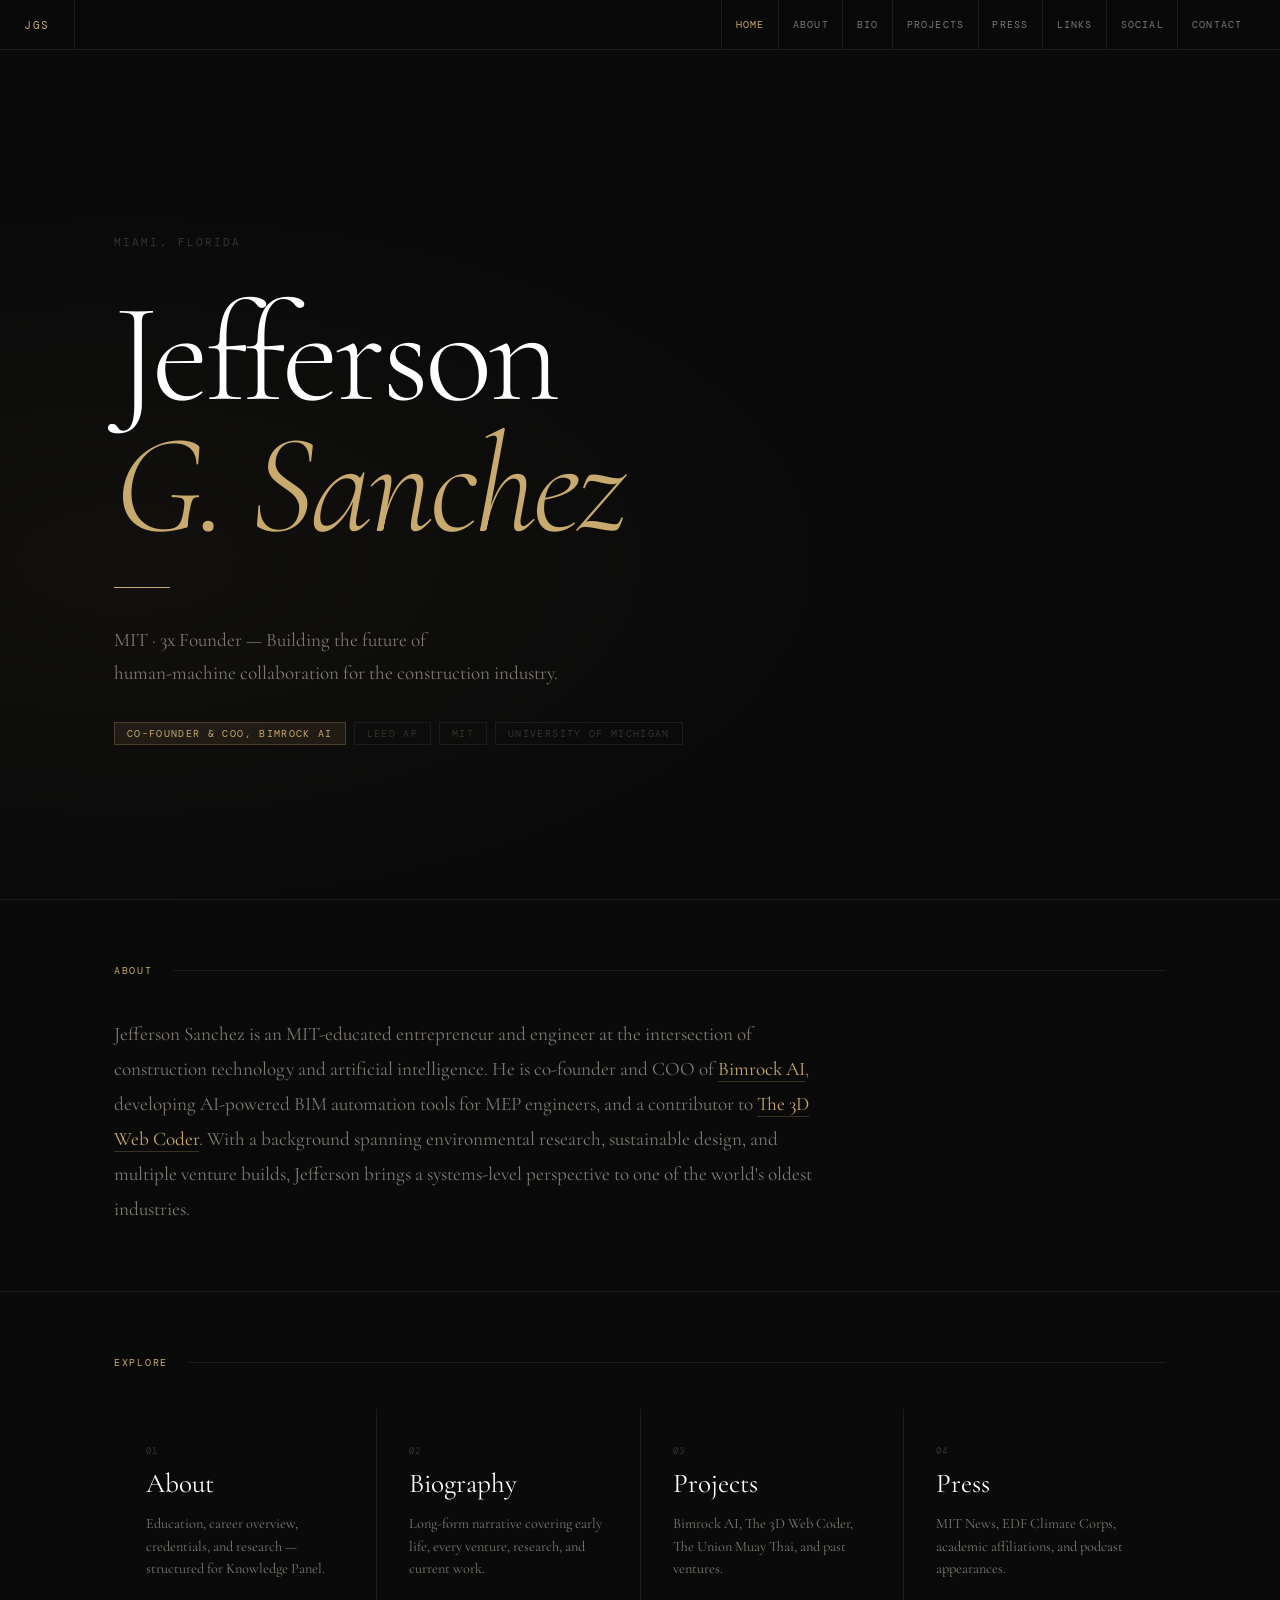
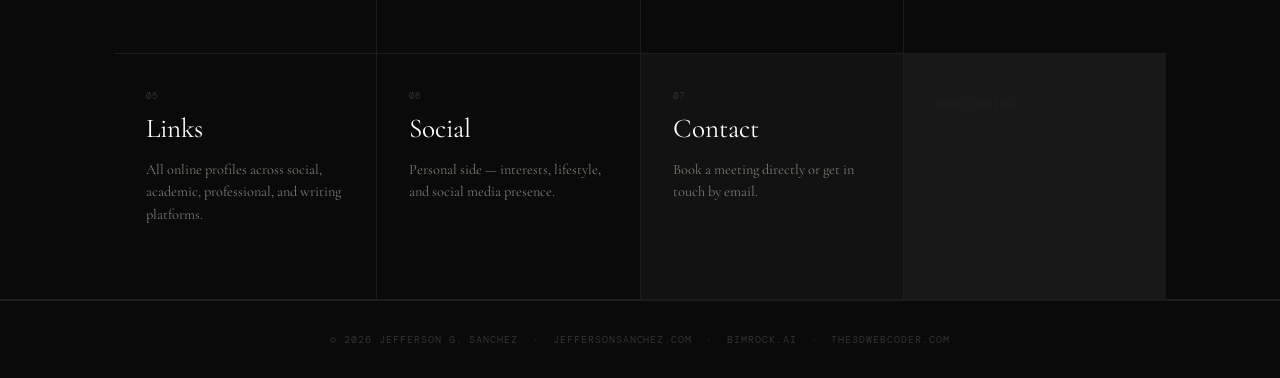
<file: index.html>
<!DOCTYPE html>
<html lang="en">
<head>
  <meta charset="UTF-8">
  <meta name="viewport" content="width=device-width, initial-scale=1.0">
  <title>Jefferson G. Sanchez — MIT · 3x Founder · Bimrock AI</title>
  <meta name="description" content="Jefferson G. Sanchez — MIT-educated entrepreneur and engineer. Co-founder of Bimrock AI. Building the future of human-machine collaboration for the construction industry. Miami, Florida.">
  <meta property="og:title" content="Jefferson G. Sanchez">
  <meta property="og:description" content="MIT · 3x Founder — Building the future of human-machine collaboration for the construction industry.">
  <meta property="og:type" content="website">
  <meta property="og:url" content="https://jeffersonsanchez.com">
  <meta property="og:image" content="https://jeffersonsanchez.com/og.jpg">
  <meta name="twitter:card" content="summary_large_image">
  <meta name="twitter:title" content="Jefferson G. Sanchez">
  <meta name="twitter:description" content="MIT · 3x Founder · Co-founder, Bimrock AI · Miami, FL">
  <link rel="canonical" href="https://jeffersonsanchez.com">
  <link rel="stylesheet" href="styles.css">
  <style>
    /* ── HERO ── */
    .hero {
      min-height: calc(100vh - 50px);
      display: flex;
      flex-direction: column;
      justify-content: center;
      border-bottom: 1px solid var(--border);
      position: relative;
      overflow: hidden;
    }
    .hero::before {
      content: '';
      position: absolute;
      inset: 0;
      background: radial-gradient(ellipse 80% 60% at 10% 60%, rgba(200,169,110,0.04) 0%, transparent 70%);
      pointer-events: none;
    }
    .hero__inner {
      max-width: 1100px;
      margin: 0 auto;
      padding: 6rem 1.5rem 4rem;
      width: 100%;
    }
    .hero__location {
      font-family: 'DM Mono', monospace;
      font-size: 0.66rem;
      letter-spacing: 0.2em;
      text-transform: uppercase;
      color: var(--text-3);
      display: block;
      margin-bottom: 2.5rem;
    }
    .hero__name {
      font-size: clamp(4rem, 11vw, 9.5rem);
      font-weight: 300;
      line-height: 0.93;
      color: var(--white);
      letter-spacing: -0.03em;
      margin-bottom: 2.25rem;
    }
    .hero__name em {
      font-style: italic;
      color: var(--accent);
    }
    .hero__rule {
      width: 56px;
      height: 1px;
      background: var(--accent);
      margin-bottom: 2.25rem;
    }
    .hero__tagline {
      font-size: clamp(1rem, 1.8vw, 1.2rem);
      line-height: 1.72;
      color: var(--text-2);
      margin-bottom: 2rem;
      max-width: 520px;
    }
    .hero__pills {
      display: flex;
      align-items: center;
      flex-wrap: wrap;
      gap: 0.5rem;
    }
    .hero__pill {
      font-family: 'DM Mono', monospace;
      font-size: 0.6rem;
      letter-spacing: 0.14em;
      text-transform: uppercase;
      color: var(--text-3);
      padding: 0.25rem 0.75rem;
      border: 1px solid var(--border);
    }
    .hero__pill--accent {
      color: var(--accent);
      border-color: var(--accent-mid);
      background: var(--accent-low);
    }
    /* ── BIO BRIEF ── */
    .brief {
      border-bottom: 1px solid var(--border);
    }
    .brief__inner {
      max-width: 1100px;
      margin: 0 auto;
      padding: 4rem 1.5rem;
    }
    .brief__text {
      font-size: 1.2rem;
      line-height: 1.82;
      color: var(--text-2);
      max-width: 700px;
    }
    /* ── PAGE GRID ── */
    .page-grid-section {
      border-bottom: 1px solid var(--border);
    }
    .page-grid-section .container--wide {
      padding-top: 4rem;
      padding-bottom: 0;
    }
    .page-grid {
      display: grid;
      grid-template-columns: repeat(4, 1fr);
      gap: 1px;
      background: var(--border);
      margin-top: 0;
    }
    .page-card {
      background: var(--bg);
      padding: 2.25rem 2rem;
      text-decoration: none;
      display: flex;
      flex-direction: column;
      gap: 0.5rem;
      min-height: 200px;
      transition: background 0.15s;
      position: relative;
    }
    .page-card:hover { background: var(--bg-card); }
    .page-card:hover .page-card__name { color: var(--accent); }
    .page-card:hover .page-card__arrow { opacity: 1; transform: translateX(4px); }
    .page-card__num {
      font-family: 'DM Mono', monospace;
      font-size: 0.58rem;
      letter-spacing: 0.12em;
      color: var(--text-3);
    }
    .page-card__name {
      font-size: 1.7rem;
      font-weight: 400;
      color: var(--white);
      line-height: 1.1;
      transition: color 0.15s;
      margin-top: 0.25rem;
    }
    .page-card__desc {
      font-size: 0.9rem;
      color: var(--text-2);
      line-height: 1.58;
      flex: 1;
      margin-top: 0.4rem;
    }
    .page-card__arrow {
      font-size: 1rem;
      color: var(--accent);
      opacity: 0;
      transition: opacity 0.15s, transform 0.15s;
      display: inline-block;
      align-self: flex-start;
      margin-top: 0.5rem;
    }

    @media (max-width: 900px) {
      .page-grid { grid-template-columns: repeat(2, 1fr); }
    }
    @media (max-width: 480px) {
      .page-grid { grid-template-columns: 1fr; }
      .hero__name { font-size: 3.5rem; }
    }
  </style>
  <script type="application/ld+json">
  {
    "@context": "https://schema.org",
    "@type": "Person",
    "name": "Jefferson G. Sanchez",
    "givenName": "Jefferson",
    "additionalName": "G.",
    "familyName": "Sanchez",
    "url": "https://jeffersonsanchez.com",
    "jobTitle": ["Co-Founder", "COO", "GTM Engineer"],
    "description": "MIT-educated entrepreneur and engineer building AI-powered BIM automation for the construction industry.",
    "worksFor": {
      "@type": "Organization",
      "name": "Bimrock AI",
      "url": "https://bimrock.ai"
    },
    "alumniOf": [
      {
        "@type": "CollegeOrUniversity",
        "name": "Massachusetts Institute of Technology",
        "url": "https://mit.edu"
      },
      {
        "@type": "CollegeOrUniversity",
        "name": "University of Michigan",
        "url": "https://umich.edu"
      }
    ],
    "hasCredential": {
      "@type": "EducationalOccupationalCredential",
      "name": "LEED Accredited Professional"
    },
    "address": {
      "@type": "PostalAddress",
      "addressLocality": "Miami",
      "addressRegion": "Florida",
      "addressCountry": "US"
    },
    "sameAs": [
      "https://www.linkedin.com/in/jeffersonsanchez",
      "https://twitter.com/jfsnchz",
      "https://www.instagram.com/jfsnchz",
      "https://github.com/jeffersonsanchez",
      "https://www.researchgate.net/profile/Jefferson-Sanchez",
      "https://medium.com/@jeffersonsanchez",
      "https://about.me/jeffersonsanchez",
      "https://linktr.ee/jeffersonsanchez",
      "https://www.crunchbase.com/person/jefferson-sanchez",
      "https://bimrock.ai",
      "https://the3dwebcoder.com"
    ]
  }
  </script>
</head>
<body>

  <nav class="nav">
    <div class="nav__inner">
      <a href="index.html" class="nav__logo">JGS</a>
      <div class="nav__links">
        <a href="index.html">Home</a>
        <a href="about.html">About</a>
        <a href="bio.html">Bio</a>
        <a href="projects.html">Projects</a>
        <a href="press.html">Press</a>
        <a href="links.html">Links</a>
        <a href="social.html">Social</a>
        <a href="contact.html">Contact</a>
      </div>
    </div>
  </nav>

  <main>

    <!-- HERO -->
    <section class="hero">
      <div class="hero__inner">
        <span class="hero__location anim-fade anim-d1">Miami, Florida</span>
        <h1 class="hero__name anim-fade anim-d2">Jefferson<br><em>G. Sanchez</em></h1>
        <div class="hero__rule anim-fade anim-d3"></div>
        <p class="hero__tagline anim-fade anim-d4">
          MIT &middot; 3x Founder &mdash; Building the future of<br>
          human-machine collaboration for the construction industry.
        </p>
        <div class="hero__pills anim-fade anim-d5">
          <span class="hero__pill hero__pill--accent">Co-Founder &amp; COO, Bimrock AI</span>
          <span class="hero__pill">LEED AP</span>
          <span class="hero__pill">MIT</span>
          <span class="hero__pill">University of Michigan</span>
        </div>
      </div>
    </section>

    <!-- BRIEF BIO -->
    <section class="brief">
      <div class="brief__inner">
        <div class="section-label">About</div>
        <p class="brief__text anim-fade">
          Jefferson Sanchez is an MIT-educated entrepreneur and engineer at the intersection of construction technology and artificial intelligence. He is co-founder and COO of <a href="https://bimrock.ai" target="_blank" rel="noopener" style="color:var(--accent);text-decoration:none;border-bottom:1px solid var(--accent-mid)">Bimrock AI</a>, developing AI-powered BIM automation tools for MEP engineers, and a contributor to <a href="https://the3dwebcoder.com" target="_blank" rel="noopener" style="color:var(--accent);text-decoration:none;border-bottom:1px solid var(--accent-mid)">The 3D Web Coder</a>. With a background spanning environmental research, sustainable design, and multiple venture builds, Jefferson brings a systems-level perspective to one of the world's oldest industries.
        </p>
      </div>
    </section>

    <!-- PAGE NAVIGATION GRID -->
    <section class="page-grid-section">
      <div class="container--wide">
        <div class="section-label">Explore</div>
      </div>
      <div style="max-width:1100px;margin:0 auto;padding:0 1.5rem 0">
        <div class="page-grid">
          <a href="about.html" class="page-card anim-fade anim-d1">
            <span class="page-card__num">01</span>
            <span class="page-card__name">About</span>
            <span class="page-card__desc">Education, career overview, credentials, and research — structured for Knowledge Panel.</span>
            <span class="page-card__arrow">→</span>
          </a>
          <a href="bio.html" class="page-card anim-fade anim-d2">
            <span class="page-card__num">02</span>
            <span class="page-card__name">Biography</span>
            <span class="page-card__desc">Long-form narrative covering early life, every venture, research, and current work.</span>
            <span class="page-card__arrow">→</span>
          </a>
          <a href="projects.html" class="page-card anim-fade anim-d3">
            <span class="page-card__num">03</span>
            <span class="page-card__name">Projects</span>
            <span class="page-card__desc">Bimrock AI, The 3D Web Coder, The Union Muay Thai, and past ventures.</span>
            <span class="page-card__arrow">→</span>
          </a>
          <a href="press.html" class="page-card anim-fade anim-d4">
            <span class="page-card__num">04</span>
            <span class="page-card__name">Press</span>
            <span class="page-card__desc">MIT News, EDF Climate Corps, academic affiliations, and podcast appearances.</span>
            <span class="page-card__arrow">→</span>
          </a>
          <a href="links.html" class="page-card anim-fade anim-d4">
            <span class="page-card__num">05</span>
            <span class="page-card__name">Links</span>
            <span class="page-card__desc">All online profiles across social, academic, professional, and writing platforms.</span>
            <span class="page-card__arrow">→</span>
          </a>
          <a href="social.html" class="page-card anim-fade anim-d5">
            <span class="page-card__num">06</span>
            <span class="page-card__name">Social</span>
            <span class="page-card__desc">Personal side — interests, lifestyle, and social media presence.</span>
            <span class="page-card__arrow">→</span>
          </a>
          <a href="contact.html" class="page-card anim-fade anim-d6" style="background:var(--bg-card)">
            <span class="page-card__num">07</span>
            <span class="page-card__name">Contact</span>
            <span class="page-card__desc">Book a meeting directly or get in touch by email.</span>
            <span class="page-card__arrow">→</span>
          </a>
          <div class="page-card" style="pointer-events:none;opacity:0.15">
            <span class="page-card__desc" style="font-family:'DM Mono',monospace;font-size:0.6rem;letter-spacing:0.12em;text-transform:uppercase;color:var(--text-3)">More coming</span>
          </div>
        </div>
      </div>
    </section>

  </main>

  <footer class="footer">
    <div class="footer__inner">
      <p>© 2026 Jefferson G. Sanchez &nbsp;·&nbsp; <a href="https://jeffersonsanchez.com">jeffersonsanchez.com</a> &nbsp;·&nbsp; <a href="https://bimrock.ai" target="_blank" rel="noopener">bimrock.ai</a> &nbsp;·&nbsp; <a href="https://the3dwebcoder.com" target="_blank" rel="noopener">the3dwebcoder.com</a></p>
    </div>
  </footer>

  <script>
    const p = location.pathname.split('/').pop() || 'index.html';
    document.querySelectorAll('.nav__links a').forEach(a => {
      if (a.getAttribute('href') === p) a.setAttribute('aria-current', 'page');
    });
  </script>

</body>
</html>
</file>
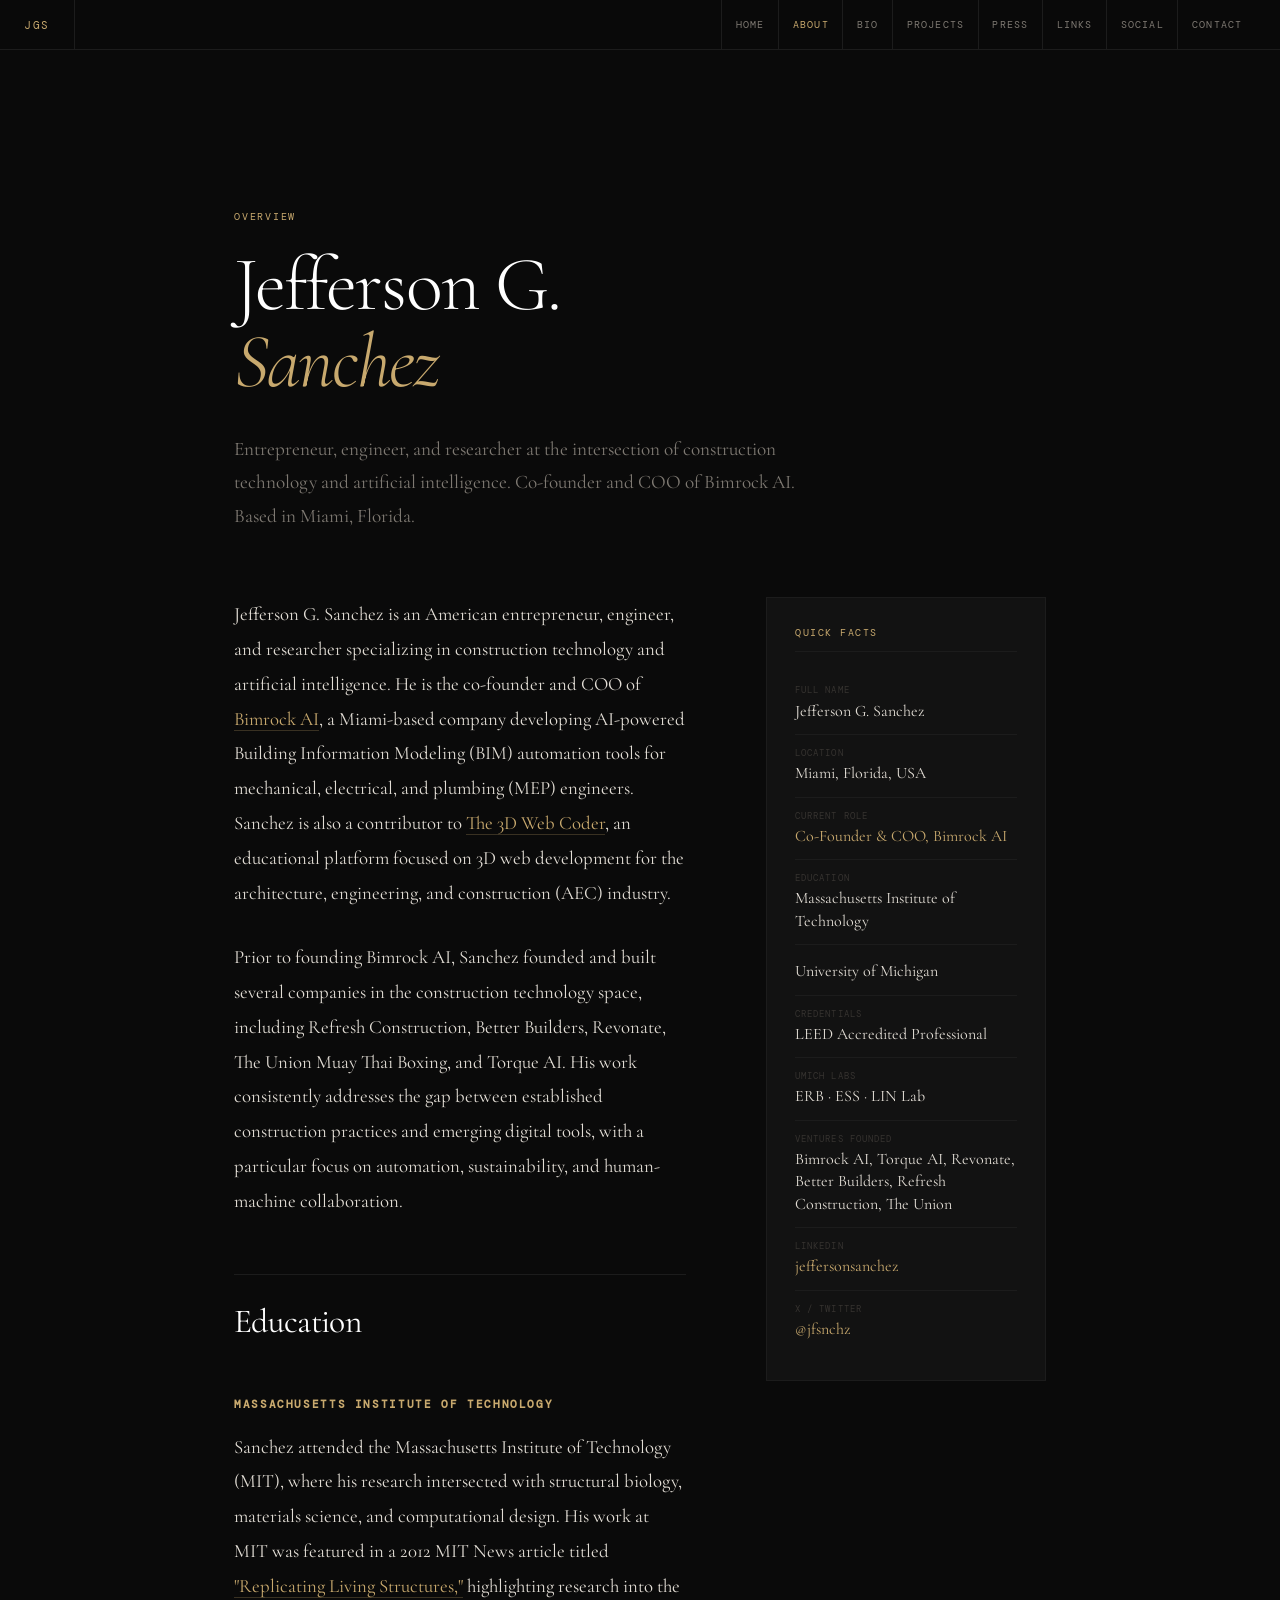
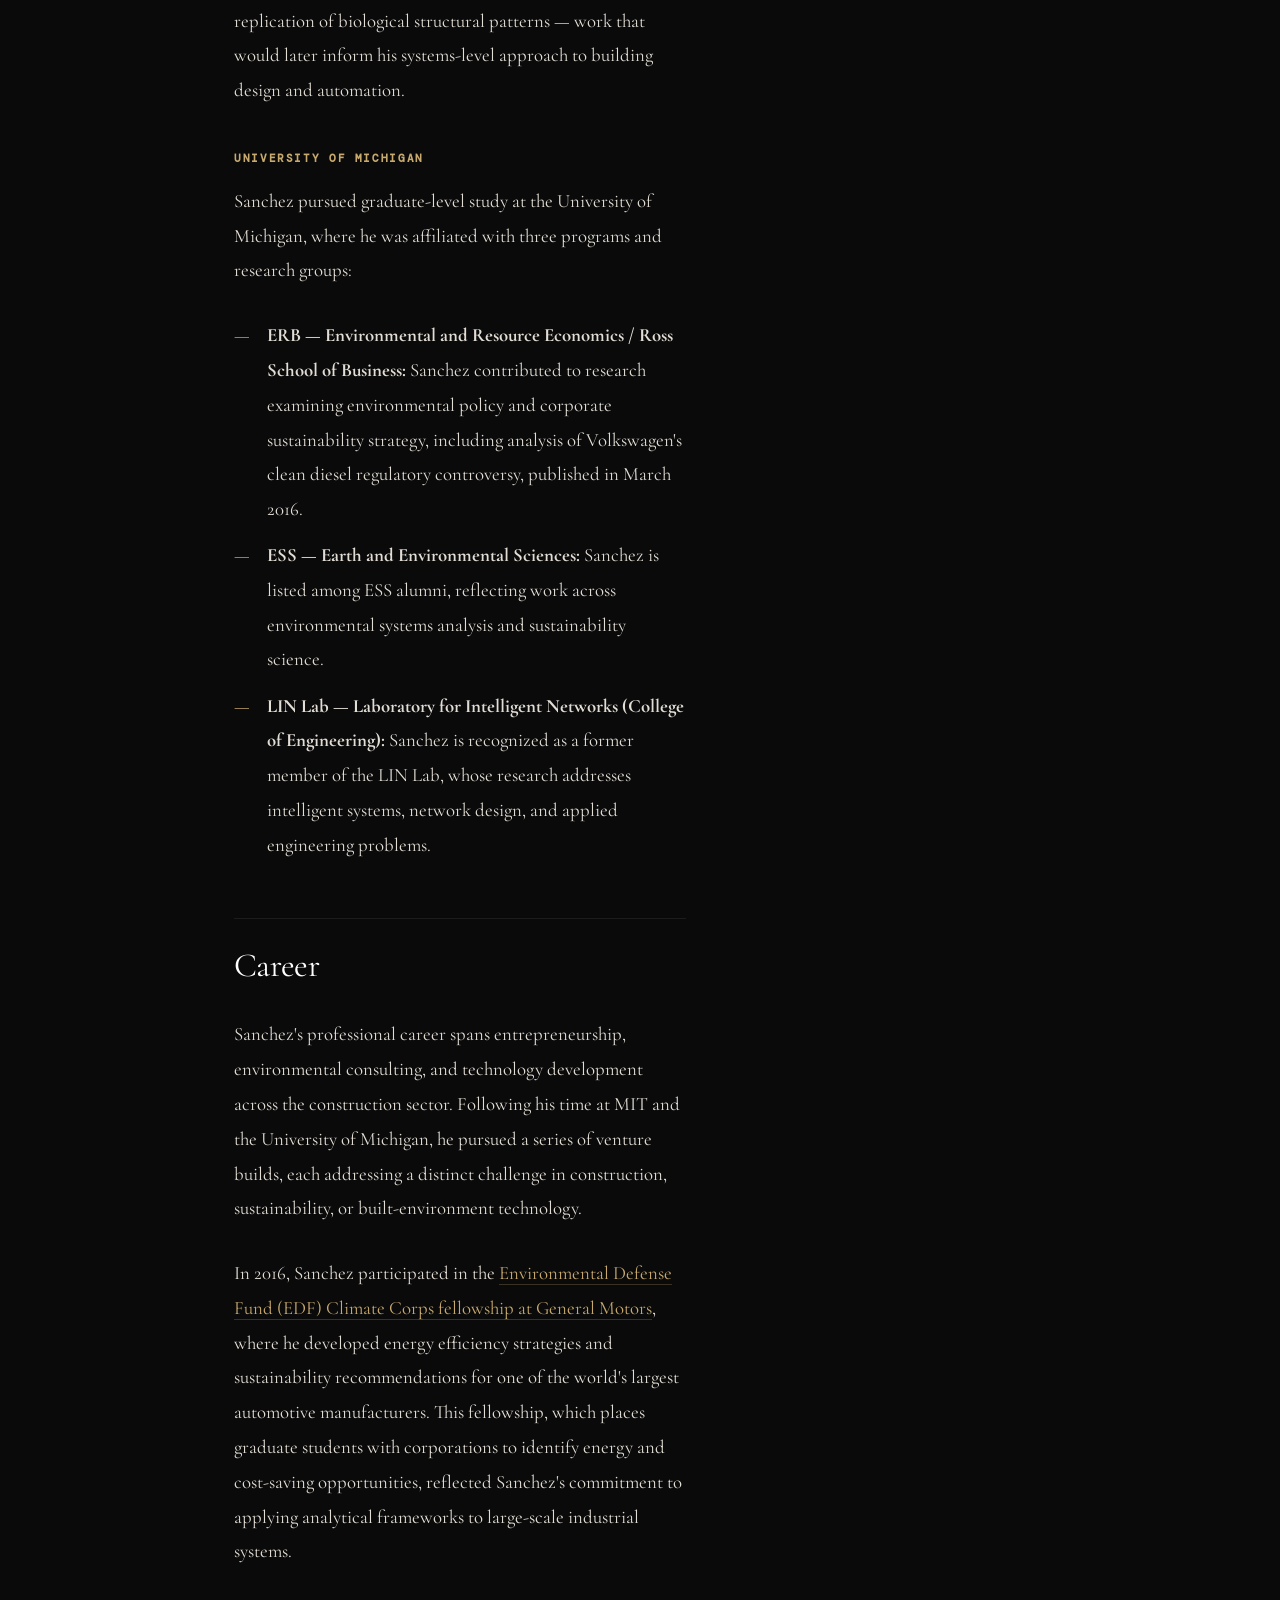
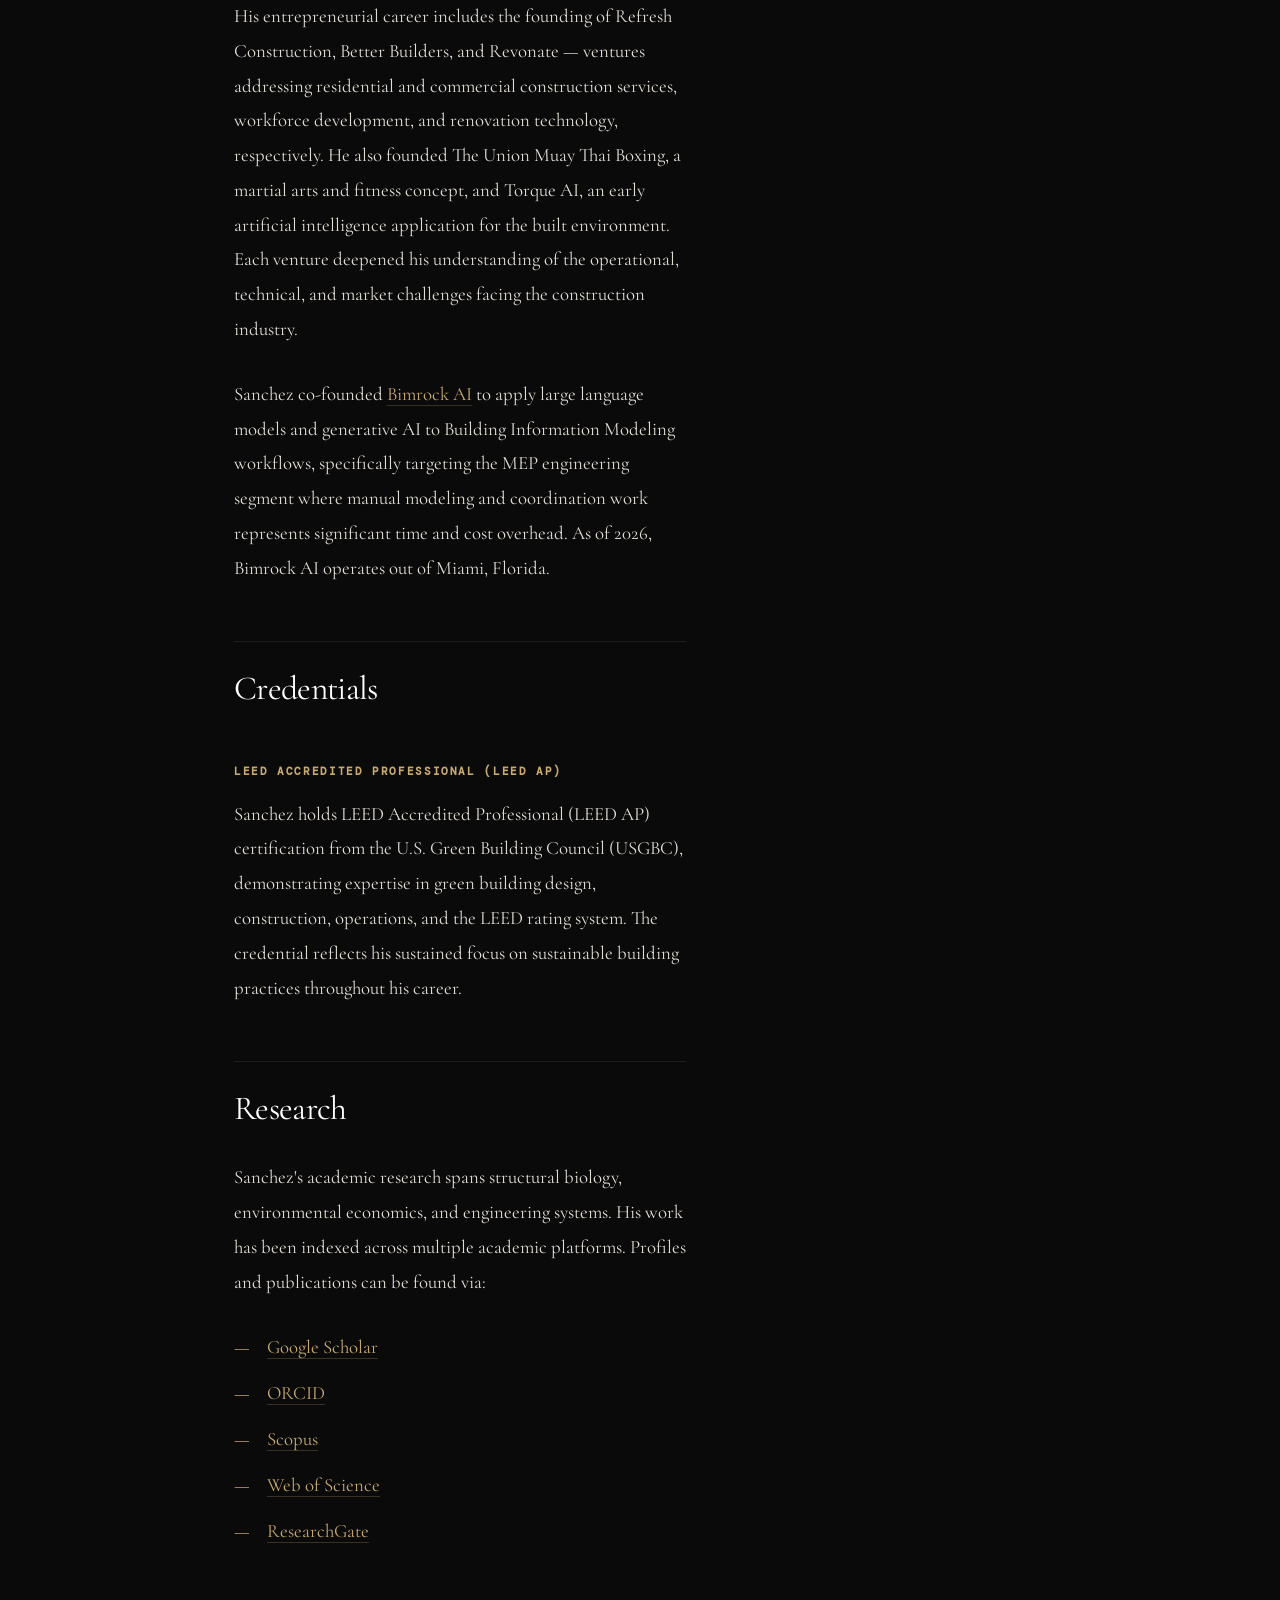
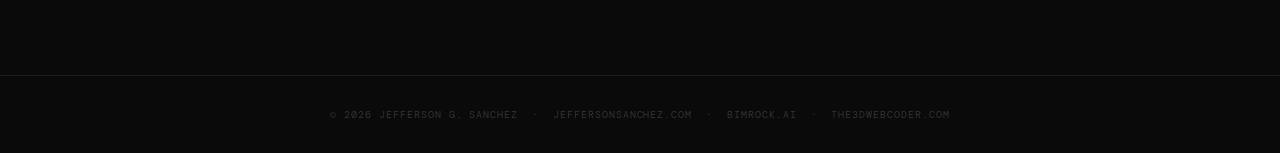
<file: about.html>
<!DOCTYPE html>
<html lang="en">
<head>
  <meta charset="UTF-8">
  <meta name="viewport" content="width=device-width, initial-scale=1.0">
  <title>About — Jefferson G. Sanchez</title>
  <meta name="description" content="Jefferson G. Sanchez — MIT-educated entrepreneur, engineer, LEED AP, and co-founder of Bimrock AI. Education, career, credentials, and research overview.">
  <meta property="og:title" content="About — Jefferson G. Sanchez">
  <meta property="og:description" content="Education at MIT and University of Michigan, career across construction technology and AI ventures, LEED AP credentials, and academic research.">
  <meta property="og:type" content="profile">
  <meta property="og:url" content="https://jeffersonsanchez.com/about">
  <link rel="canonical" href="https://jeffersonsanchez.com/about">
  <link rel="stylesheet" href="styles.css">
  <style>
    .about-grid {
      display: grid;
      grid-template-columns: 1fr 280px;
      gap: 5rem;
      align-items: start;
    }
    .sidebar-card {
      background: var(--bg-card);
      border: 1px solid var(--border);
      padding: 1.75rem;
      position: sticky;
      top: 70px;
    }
    .sidebar-card__title {
      font-family: 'DM Mono', monospace;
      font-size: 0.6rem;
      letter-spacing: 0.16em;
      text-transform: uppercase;
      color: var(--accent);
      margin-bottom: 1.25rem;
      padding-bottom: 0.75rem;
      border-bottom: 1px solid var(--border);
    }
    .sidebar-row {
      display: flex;
      flex-direction: column;
      gap: 0.2rem;
      padding: 0.75rem 0;
      border-bottom: 1px solid var(--border);
    }
    .sidebar-row:last-child { border-bottom: none; }
    .sidebar-row__label {
      font-family: 'DM Mono', monospace;
      font-size: 0.56rem;
      letter-spacing: 0.12em;
      text-transform: uppercase;
      color: var(--text-3);
    }
    .sidebar-row__value {
      font-size: 1rem;
      color: var(--text);
      line-height: 1.4;
    }
    .sidebar-row__value a {
      color: var(--accent);
      text-decoration: none;
    }
    @media (max-width: 860px) {
      .about-grid { grid-template-columns: 1fr; gap: 3rem; }
      .sidebar-card { position: static; }
    }
  </style>
  <script type="application/ld+json">
  {
    "@context": "https://schema.org",
    "@type": "Person",
    "name": "Jefferson G. Sanchez",
    "givenName": "Jefferson",
    "additionalName": "G.",
    "familyName": "Sanchez",
    "url": "https://jeffersonsanchez.com",
    "jobTitle": ["Co-Founder", "COO", "GTM Engineer"],
    "description": "MIT-educated entrepreneur and engineer building AI-powered BIM automation for the construction industry. LEED Accredited Professional.",
    "worksFor": {
      "@type": "Organization",
      "name": "Bimrock AI",
      "url": "https://bimrock.ai"
    },
    "alumniOf": [
      {
        "@type": "CollegeOrUniversity",
        "name": "Massachusetts Institute of Technology",
        "url": "https://mit.edu"
      },
      {
        "@type": "CollegeOrUniversity",
        "name": "University of Michigan",
        "url": "https://umich.edu"
      }
    ],
    "hasCredential": {
      "@type": "EducationalOccupationalCredential",
      "name": "LEED Accredited Professional"
    },
    "address": {
      "@type": "PostalAddress",
      "addressLocality": "Miami",
      "addressRegion": "Florida",
      "addressCountry": "US"
    },
    "sameAs": [
      "https://www.linkedin.com/in/jeffersonsanchez",
      "https://twitter.com/jfsnchz",
      "https://www.instagram.com/jfsnchz",
      "https://github.com/jeffersonsanchez",
      "https://scholar.google.com/citations?user=jeffersonsanchez",
      "https://orcid.org/0000-0000-0000-0000",
      "https://www.researchgate.net/profile/Jefferson-Sanchez",
      "https://www.scopus.com/authid/detail.uri?authorId=jeffersonsanchez",
      "https://medium.com/@jeffersonsanchez",
      "https://about.me/jeffersonsanchez",
      "https://linktr.ee/jeffersonsanchez",
      "https://www.crunchbase.com/person/jefferson-sanchez",
      "https://bimrock.ai",
      "https://the3dwebcoder.com",
      "https://news.mit.edu/2012/replicating-living-structures",
      "https://business.edf.org/climate-corps/projects/general-motors-company-jefferson-sanchez-2016/"
    ]
  }
  </script>
</head>
<body>

  <nav class="nav">
    <div class="nav__inner">
      <a href="index.html" class="nav__logo">JGS</a>
      <div class="nav__links">
        <a href="index.html">Home</a>
        <a href="about.html">About</a>
        <a href="bio.html">Bio</a>
        <a href="projects.html">Projects</a>
        <a href="press.html">Press</a>
        <a href="links.html">Links</a>
        <a href="social.html">Social</a>
        <a href="contact.html">Contact</a>
      </div>
    </div>
  </nav>

  <main>
    <div class="container">

      <header class="page-header anim-fade">
        <span class="eyebrow">Overview</span>
        <h1>Jefferson G.<br><em style="font-style:italic;color:var(--accent)">Sanchez</em></h1>
        <p class="lead">Entrepreneur, engineer, and researcher at the intersection of construction technology and artificial intelligence. Co-founder and COO of Bimrock AI. Based in Miami, Florida.</p>
      </header>

      <div class="about-grid">

        <!-- MAIN CONTENT -->
        <article class="prose anim-fade">

          <p>
            Jefferson G. Sanchez is an American entrepreneur, engineer, and researcher specializing in construction technology and artificial intelligence. He is the co-founder and COO of <a href="https://bimrock.ai" target="_blank" rel="noopener">Bimrock AI</a>, a Miami-based company developing AI-powered Building Information Modeling (BIM) automation tools for mechanical, electrical, and plumbing (MEP) engineers. Sanchez is also a contributor to <a href="https://the3dwebcoder.com" target="_blank" rel="noopener">The 3D Web Coder</a>, an educational platform focused on 3D web development for the architecture, engineering, and construction (AEC) industry.
          </p>

          <p>
            Prior to founding Bimrock AI, Sanchez founded and built several companies in the construction technology space, including Refresh Construction, Better Builders, Revonate, The Union Muay Thai Boxing, and Torque AI. His work consistently addresses the gap between established construction practices and emerging digital tools, with a particular focus on automation, sustainability, and human-machine collaboration.
          </p>

          <h2>Education</h2>

          <h3>Massachusetts Institute of Technology</h3>
          <p>
            Sanchez attended the Massachusetts Institute of Technology (MIT), where his research intersected with structural biology, materials science, and computational design. His work at MIT was featured in a 2012 MIT News article titled <a href="https://news.mit.edu/2012/replicating-living-structures" target="_blank" rel="noopener">"Replicating Living Structures,"</a> highlighting research into the replication of biological structural patterns — work that would later inform his systems-level approach to building design and automation.
          </p>

          <h3>University of Michigan</h3>
          <p>
            Sanchez pursued graduate-level study at the University of Michigan, where he was affiliated with three programs and research groups:
          </p>
          <ul>
            <li><strong>ERB — Environmental and Resource Economics / Ross School of Business:</strong> Sanchez contributed to research examining environmental policy and corporate sustainability strategy, including analysis of Volkswagen's clean diesel regulatory controversy, published in March 2016.</li>
            <li><strong>ESS — Earth and Environmental Sciences:</strong> Sanchez is listed among ESS alumni, reflecting work across environmental systems analysis and sustainability science.</li>
            <li><strong>LIN Lab — Laboratory for Intelligent Networks (College of Engineering):</strong> Sanchez is recognized as a former member of the LIN Lab, whose research addresses intelligent systems, network design, and applied engineering problems.</li>
          </ul>

          <h2>Career</h2>

          <p>
            Sanchez's professional career spans entrepreneurship, environmental consulting, and technology development across the construction sector. Following his time at MIT and the University of Michigan, he pursued a series of venture builds, each addressing a distinct challenge in construction, sustainability, or built-environment technology.
          </p>

          <p>
            In 2016, Sanchez participated in the <a href="https://business.edf.org/climate-corps/projects/general-motors-company-jefferson-sanchez-2016/" target="_blank" rel="noopener">Environmental Defense Fund (EDF) Climate Corps fellowship at General Motors</a>, where he developed energy efficiency strategies and sustainability recommendations for one of the world's largest automotive manufacturers. This fellowship, which places graduate students with corporations to identify energy and cost-saving opportunities, reflected Sanchez's commitment to applying analytical frameworks to large-scale industrial systems.
          </p>

          <p>
            His entrepreneurial career includes the founding of Refresh Construction, Better Builders, and Revonate — ventures addressing residential and commercial construction services, workforce development, and renovation technology, respectively. He also founded The Union Muay Thai Boxing, a martial arts and fitness concept, and Torque AI, an early artificial intelligence application for the built environment. Each venture deepened his understanding of the operational, technical, and market challenges facing the construction industry.
          </p>

          <p>
            Sanchez co-founded <a href="https://bimrock.ai" target="_blank" rel="noopener">Bimrock AI</a> to apply large language models and generative AI to Building Information Modeling workflows, specifically targeting the MEP engineering segment where manual modeling and coordination work represents significant time and cost overhead. As of 2026, Bimrock AI operates out of Miami, Florida.
          </p>

          <h2>Credentials</h2>

          <h3>LEED Accredited Professional (LEED AP)</h3>
          <p>
            Sanchez holds LEED Accredited Professional (LEED AP) certification from the U.S. Green Building Council (USGBC), demonstrating expertise in green building design, construction, operations, and the LEED rating system. The credential reflects his sustained focus on sustainable building practices throughout his career.
          </p>

          <h2>Research</h2>

          <p>
            Sanchez's academic research spans structural biology, environmental economics, and engineering systems. His work has been indexed across multiple academic platforms. Profiles and publications can be found via:
          </p>
          <ul>
            <li><a href="https://scholar.google.com" target="_blank" rel="noopener">Google Scholar</a></li>
            <li><a href="https://orcid.org" target="_blank" rel="noopener">ORCID</a></li>
            <li><a href="https://www.scopus.com" target="_blank" rel="noopener">Scopus</a></li>
            <li><a href="https://www.webofscience.com" target="_blank" rel="noopener">Web of Science</a></li>
            <li><a href="https://www.researchgate.net/profile/Jefferson-Sanchez" target="_blank" rel="noopener">ResearchGate</a></li>
          </ul>

        </article>

        <!-- SIDEBAR -->
        <aside class="anim-fade anim-d2">
          <div class="sidebar-card">
            <div class="sidebar-card__title">Quick Facts</div>
            <div class="sidebar-row">
              <span class="sidebar-row__label">Full Name</span>
              <span class="sidebar-row__value">Jefferson G. Sanchez</span>
            </div>
            <div class="sidebar-row">
              <span class="sidebar-row__label">Location</span>
              <span class="sidebar-row__value">Miami, Florida, USA</span>
            </div>
            <div class="sidebar-row">
              <span class="sidebar-row__label">Current Role</span>
              <span class="sidebar-row__value"><a href="https://bimrock.ai" target="_blank" rel="noopener">Co-Founder &amp; COO, Bimrock AI</a></span>
            </div>
            <div class="sidebar-row">
              <span class="sidebar-row__label">Education</span>
              <span class="sidebar-row__value">Massachusetts Institute of Technology</span>
            </div>
            <div class="sidebar-row">
              <span class="sidebar-row__label"></span>
              <span class="sidebar-row__value">University of Michigan</span>
            </div>
            <div class="sidebar-row">
              <span class="sidebar-row__label">Credentials</span>
              <span class="sidebar-row__value">LEED Accredited Professional</span>
            </div>
            <div class="sidebar-row">
              <span class="sidebar-row__label">UMich Labs</span>
              <span class="sidebar-row__value">ERB · ESS · LIN Lab</span>
            </div>
            <div class="sidebar-row">
              <span class="sidebar-row__label">Ventures Founded</span>
              <span class="sidebar-row__value">Bimrock AI, Torque AI, Revonate, Better Builders, Refresh Construction, The Union</span>
            </div>
            <div class="sidebar-row">
              <span class="sidebar-row__label">LinkedIn</span>
              <span class="sidebar-row__value"><a href="https://linkedin.com/in/jeffersonsanchez" target="_blank" rel="noopener">jeffersonsanchez</a></span>
            </div>
            <div class="sidebar-row">
              <span class="sidebar-row__label">X / Twitter</span>
              <span class="sidebar-row__value"><a href="https://twitter.com/jfsnchz" target="_blank" rel="noopener">@jfsnchz</a></span>
            </div>
          </div>
        </aside>

      </div>
    </div>
  </main>

  <footer class="footer">
    <div class="footer__inner">
      <p>© 2026 Jefferson G. Sanchez &nbsp;·&nbsp; <a href="https://jeffersonsanchez.com">jeffersonsanchez.com</a> &nbsp;·&nbsp; <a href="https://bimrock.ai" target="_blank" rel="noopener">bimrock.ai</a> &nbsp;·&nbsp; <a href="https://the3dwebcoder.com" target="_blank" rel="noopener">the3dwebcoder.com</a></p>
    </div>
  </footer>

  <script>
    const p = location.pathname.split('/').pop() || 'index.html';
    document.querySelectorAll('.nav__links a').forEach(a => {
      if (a.getAttribute('href') === p) a.setAttribute('aria-current', 'page');
    });
  </script>

</body>
</html>
</file>
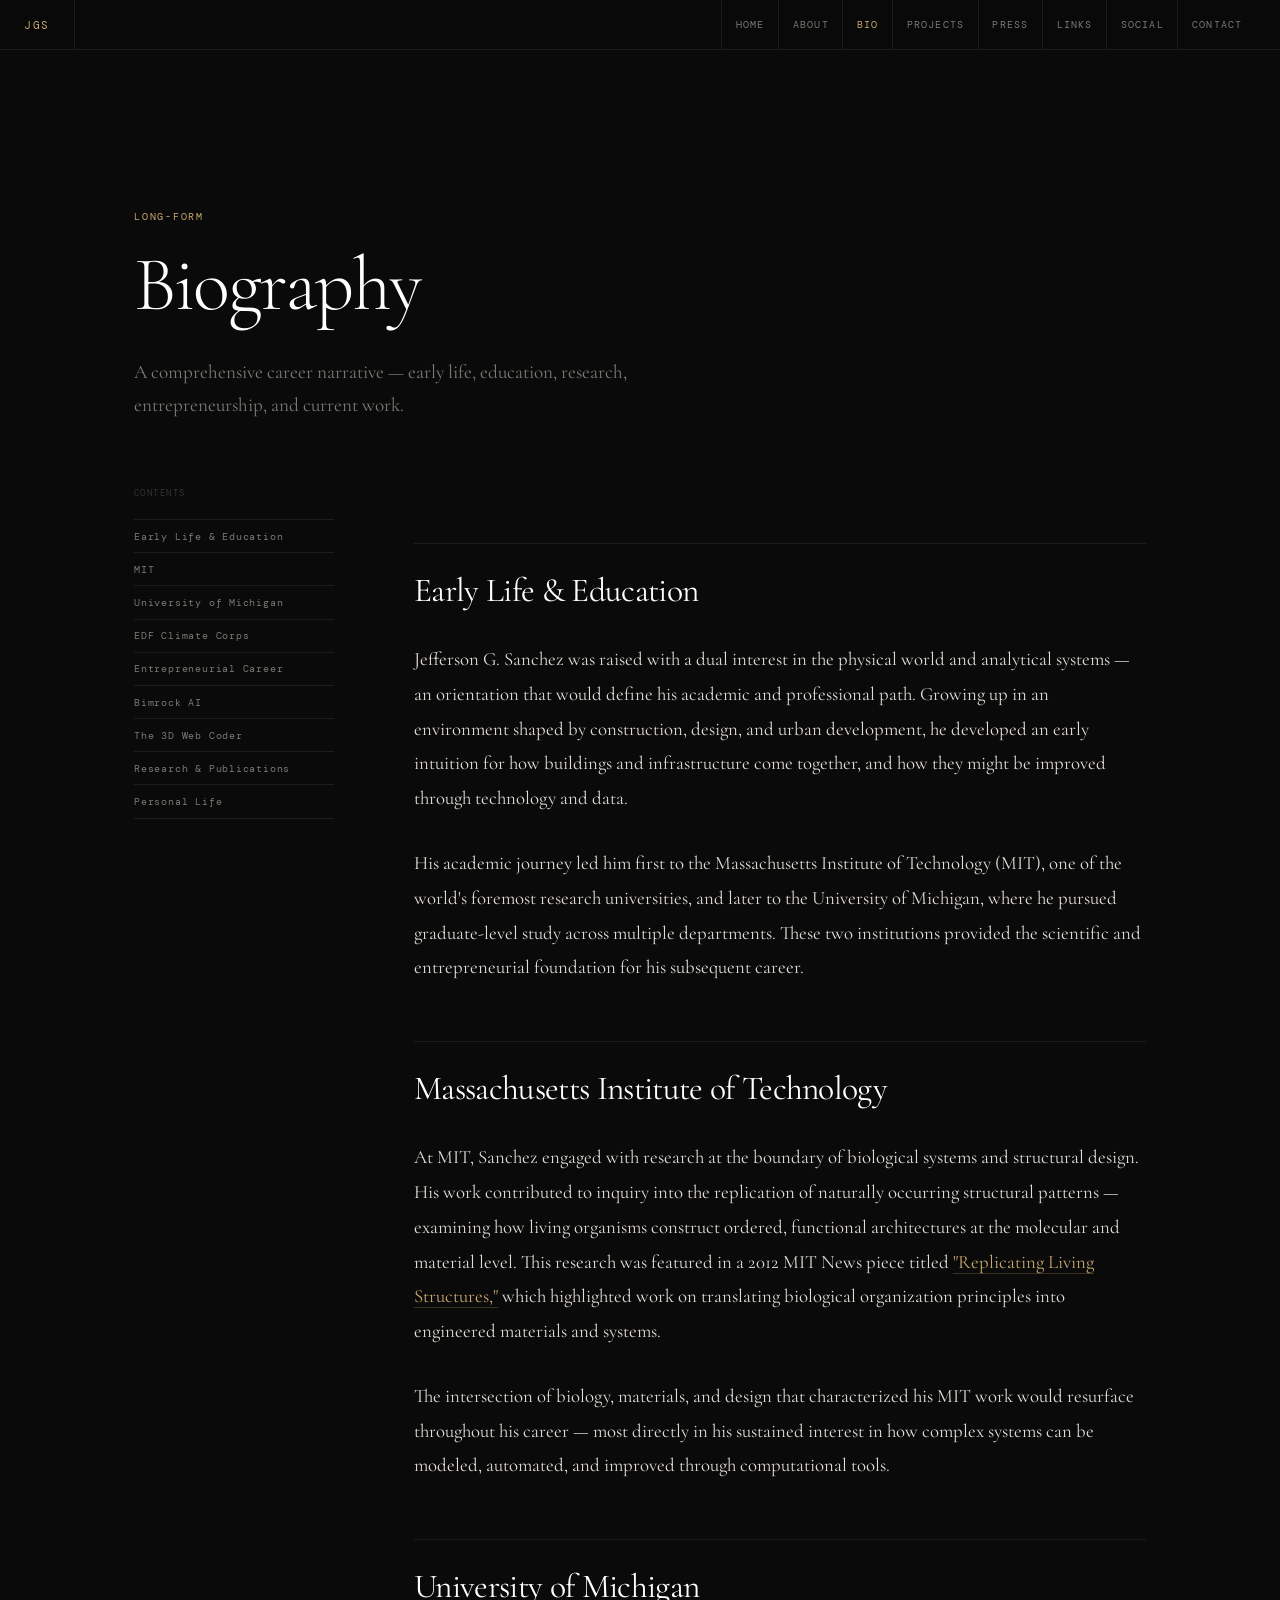
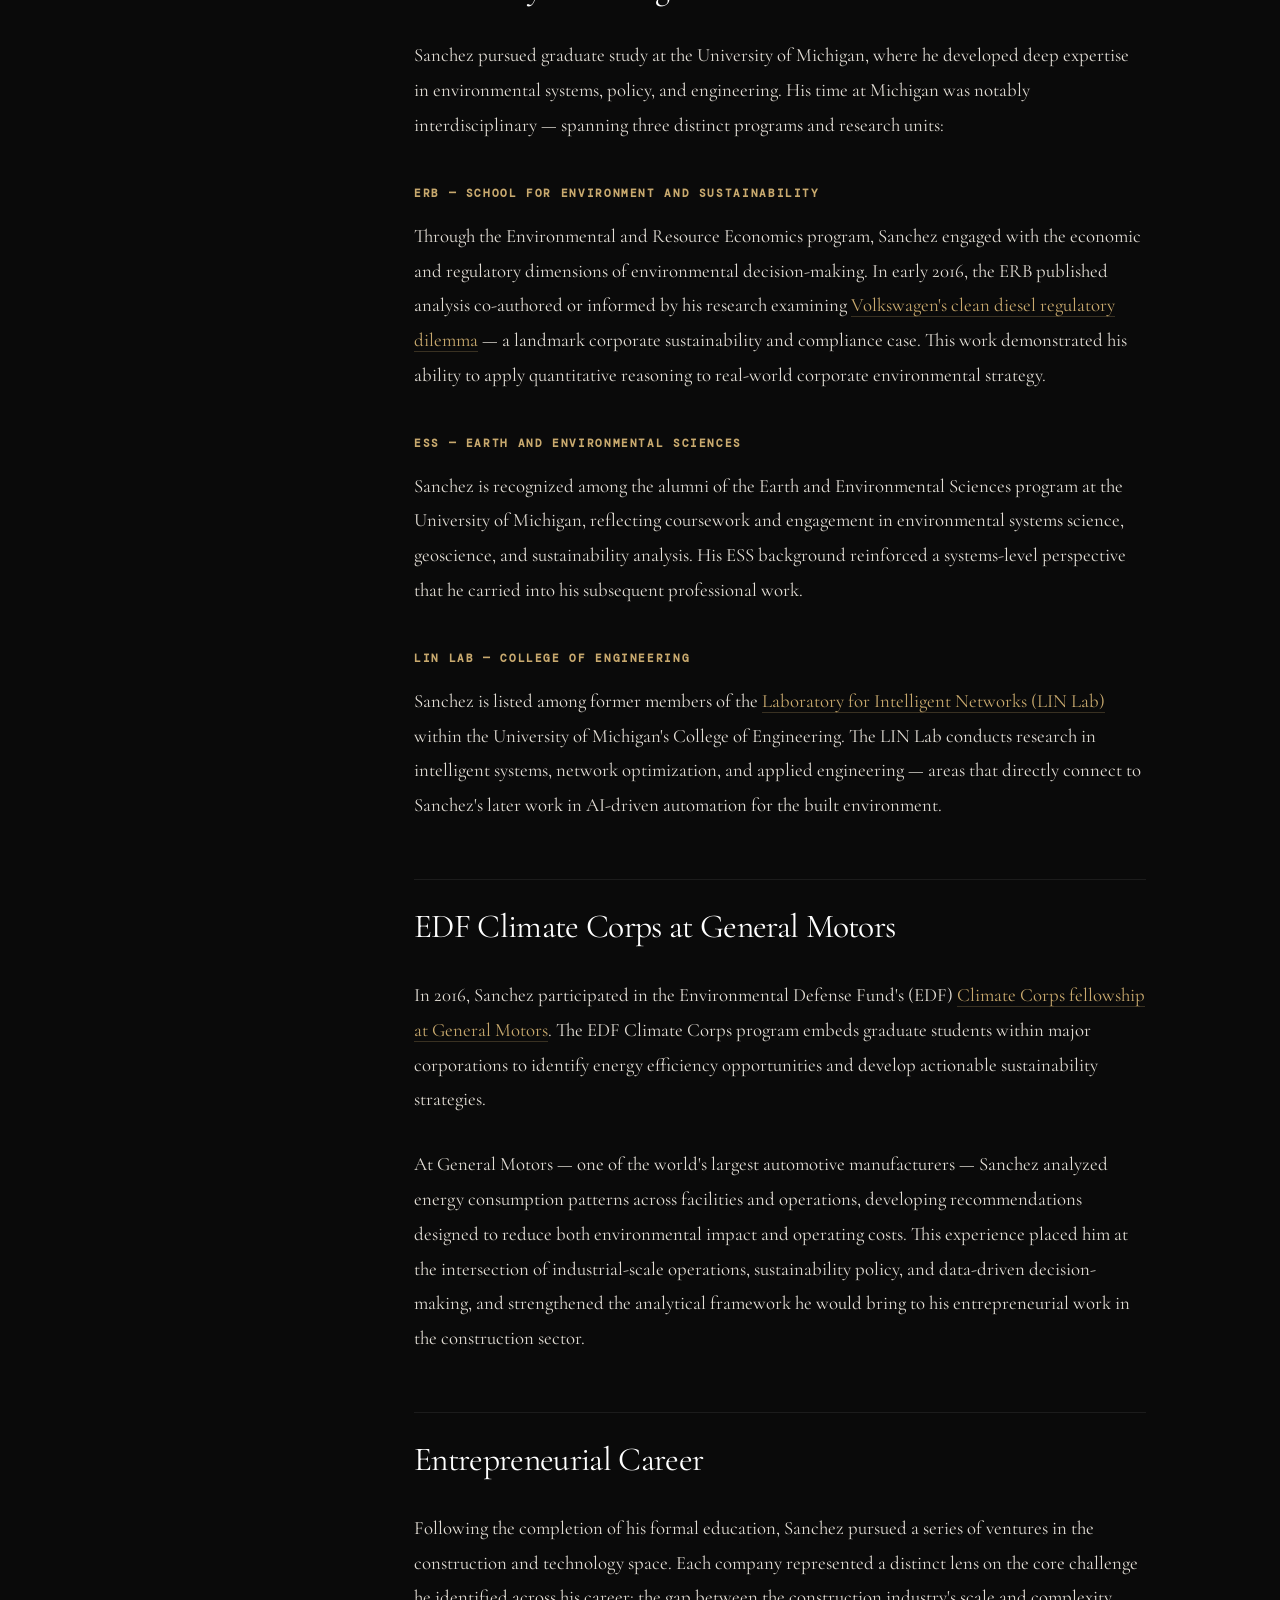
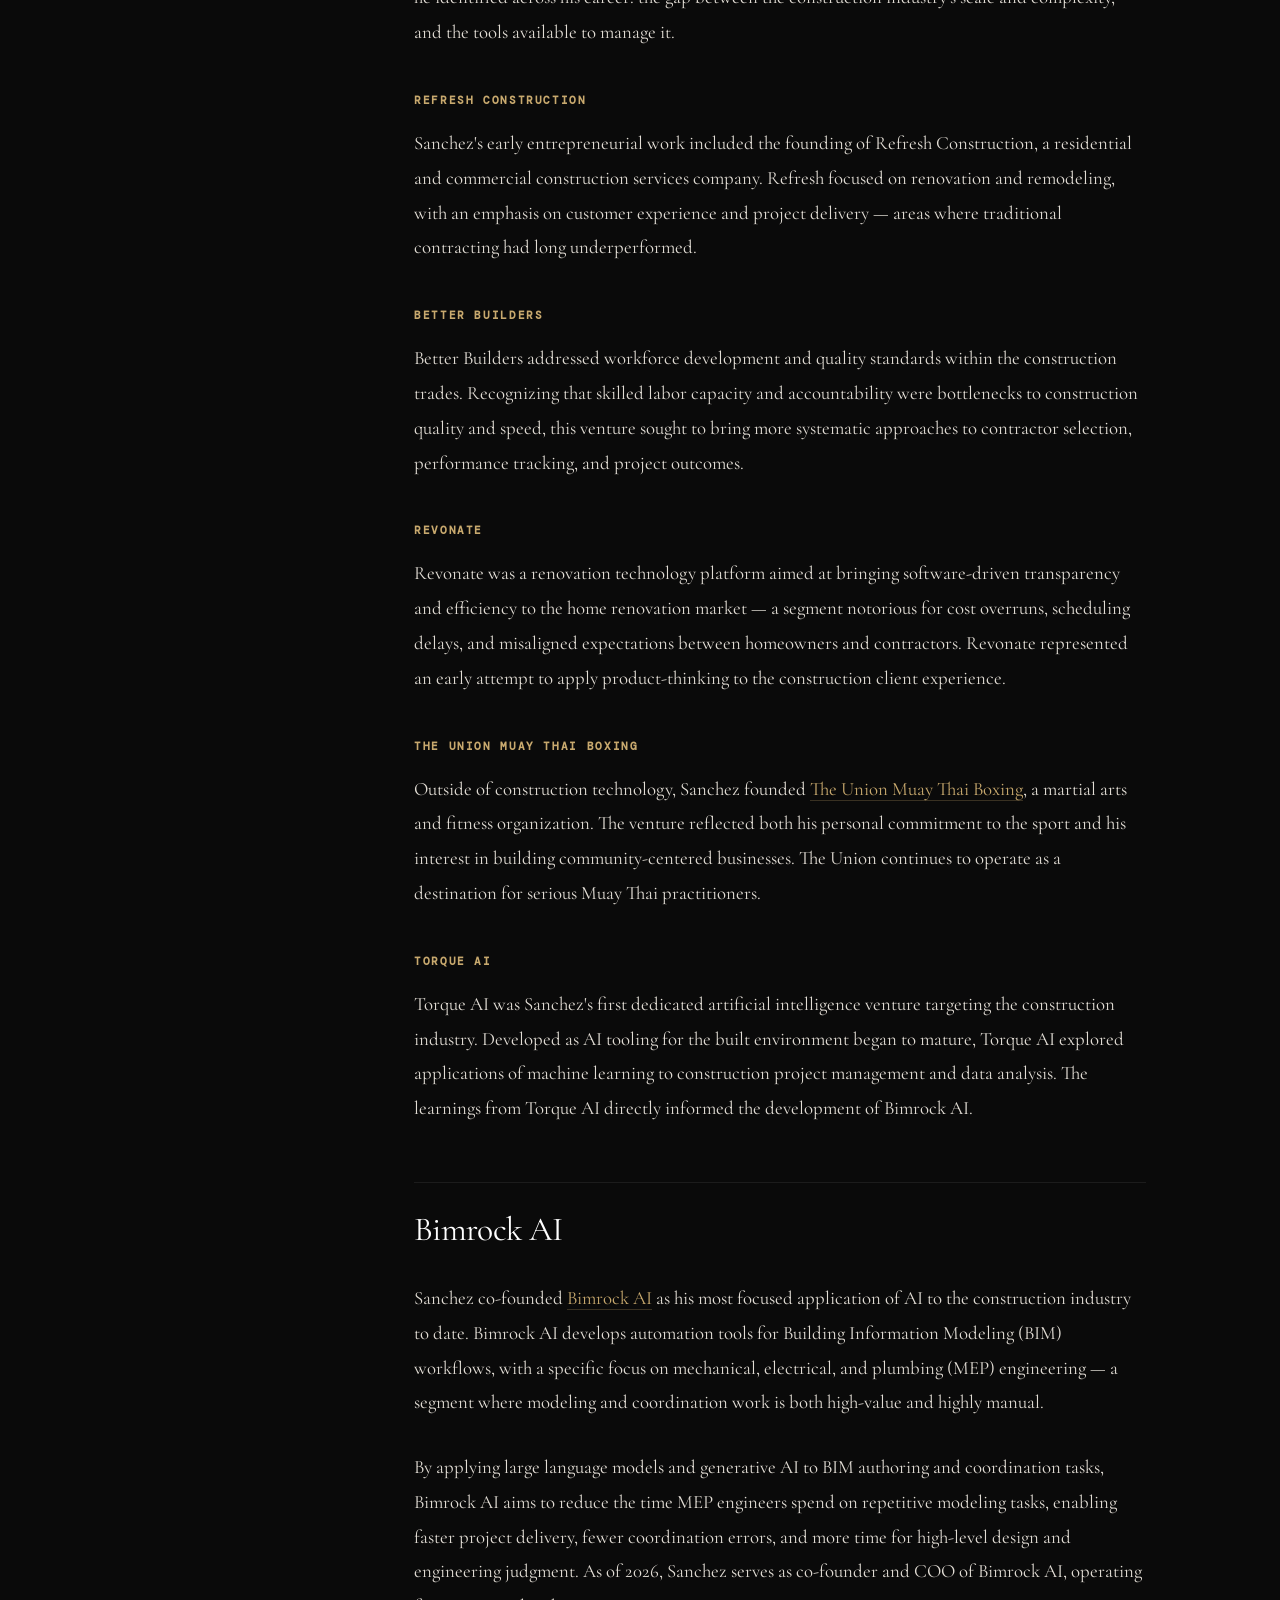
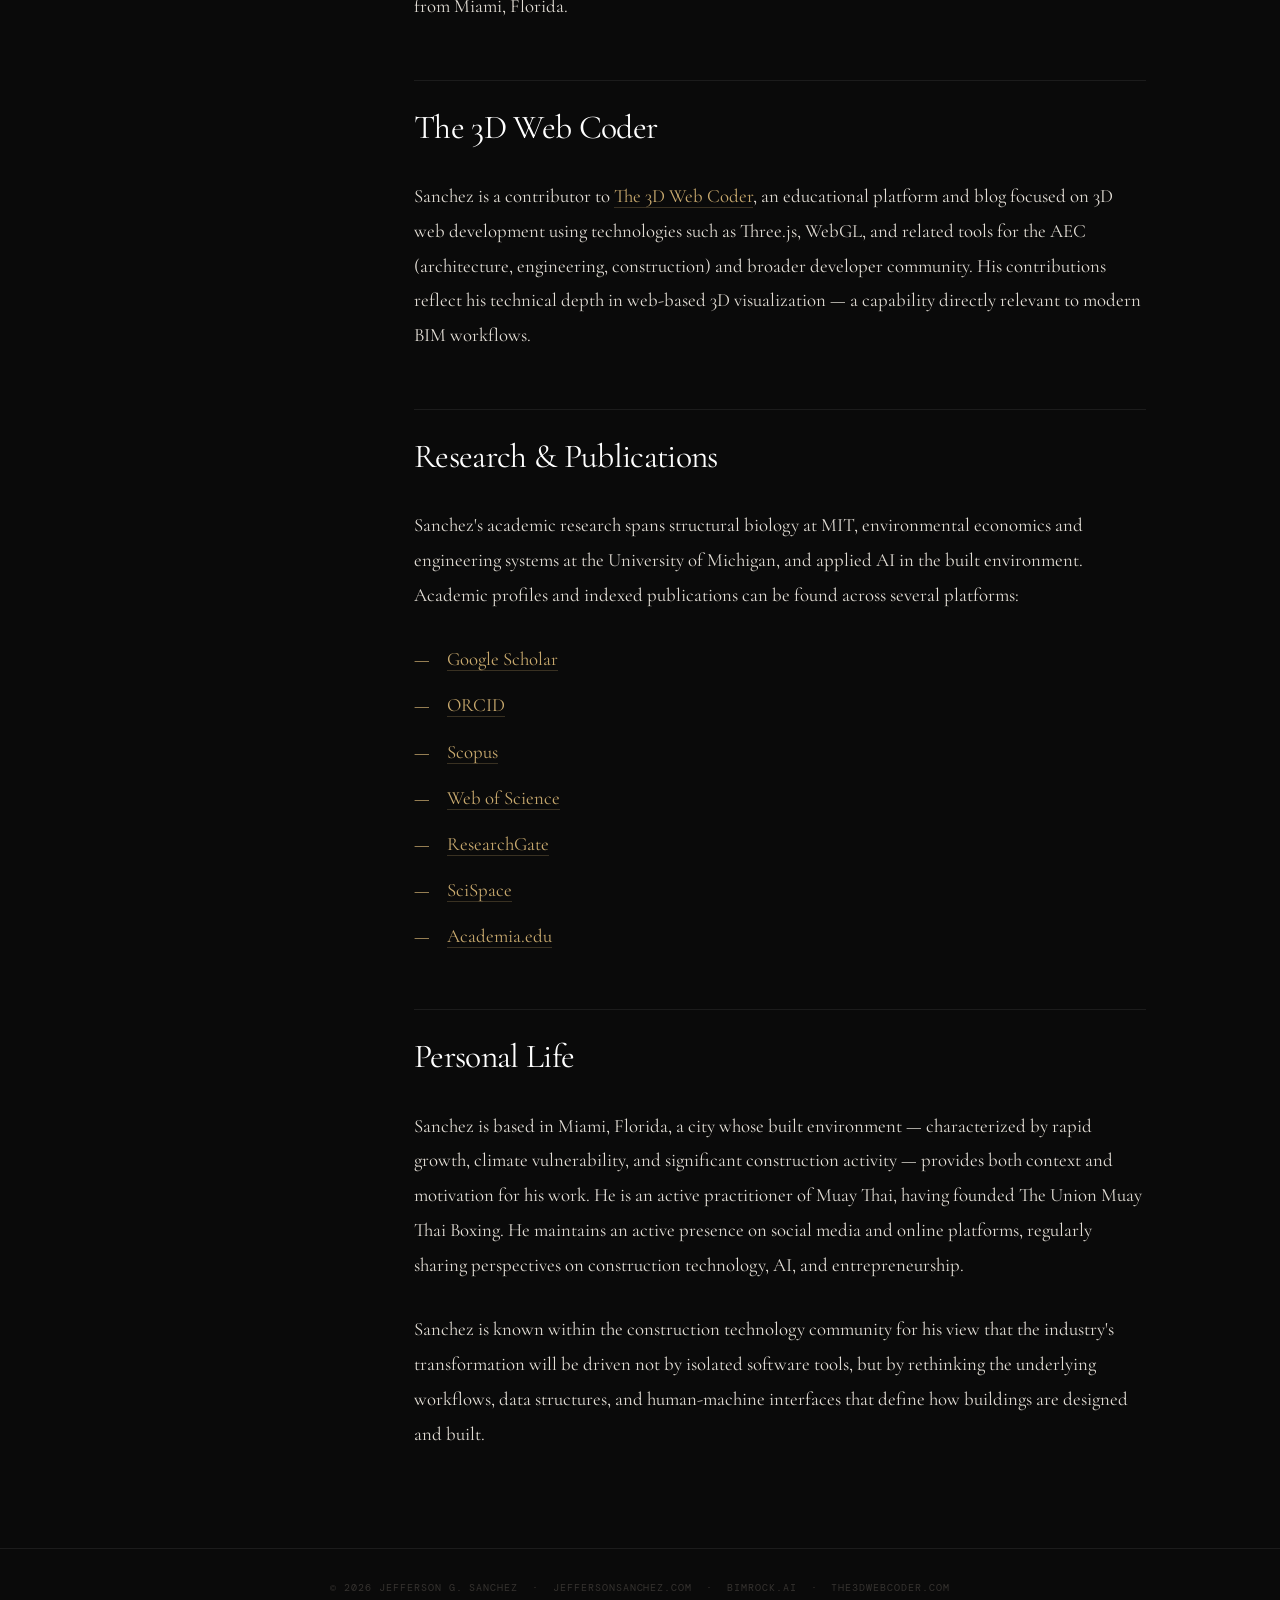
<file: bio.html>
<!DOCTYPE html>
<html lang="en">
<head>
  <meta charset="UTF-8">
  <meta name="viewport" content="width=device-width, initial-scale=1.0">
  <title>Biography — Jefferson G. Sanchez</title>
  <meta name="description" content="Full career biography of Jefferson G. Sanchez — early life, MIT, University of Michigan, EDF Climate Corps, construction technology ventures, and Bimrock AI.">
  <meta property="og:title" content="Biography — Jefferson G. Sanchez">
  <meta property="og:description" content="Long-form biography covering early life, education at MIT and UMich, entrepreneurial career, and current work at Bimrock AI.">
  <meta property="og:type" content="profile">
  <meta property="og:url" content="https://jeffersonsanchez.com/bio">
  <link rel="canonical" href="https://jeffersonsanchez.com/bio">
  <link rel="stylesheet" href="styles.css">
  <style>
    .bio-layout {
      display: grid;
      grid-template-columns: 200px 1fr;
      gap: 5rem;
      align-items: start;
    }
    .toc {
      position: sticky;
      top: 70px;
    }
    .toc__title {
      font-family: 'DM Mono', monospace;
      font-size: 0.58rem;
      letter-spacing: 0.16em;
      text-transform: uppercase;
      color: var(--text-3);
      margin-bottom: 1.25rem;
    }
    .toc__list { list-style: none; }
    .toc__list li { border-bottom: 1px solid var(--border); }
    .toc__list li:first-child { border-top: 1px solid var(--border); }
    .toc__list a {
      display: block;
      font-family: 'DM Mono', monospace;
      font-size: 0.62rem;
      letter-spacing: 0.08em;
      color: var(--text-2);
      text-decoration: none;
      padding: 0.6rem 0;
      transition: color 0.15s;
    }
    .toc__list a:hover { color: var(--accent); }
    @media (max-width: 860px) {
      .bio-layout { grid-template-columns: 1fr; gap: 2.5rem; }
      .toc { position: static; display: none; }
    }
  </style>
</head>
<body>

  <nav class="nav">
    <div class="nav__inner">
      <a href="index.html" class="nav__logo">JGS</a>
      <div class="nav__links">
        <a href="index.html">Home</a>
        <a href="about.html">About</a>
        <a href="bio.html">Bio</a>
        <a href="projects.html">Projects</a>
        <a href="press.html">Press</a>
        <a href="links.html">Links</a>
        <a href="social.html">Social</a>
        <a href="contact.html">Contact</a>
      </div>
    </div>
  </nav>

  <main>
    <div class="container" style="max-width:1060px">

      <header class="page-header anim-fade">
        <span class="eyebrow">Long-form</span>
        <h1>Biography</h1>
        <p class="lead">A comprehensive career narrative — early life, education, research, entrepreneurship, and current work.</p>
      </header>

      <div class="bio-layout">

        <!-- TABLE OF CONTENTS -->
        <nav class="toc anim-fade">
          <p class="toc__title">Contents</p>
          <ul class="toc__list">
            <li><a href="#early-life">Early Life &amp; Education</a></li>
            <li><a href="#mit">MIT</a></li>
            <li><a href="#umich">University of Michigan</a></li>
            <li><a href="#edf">EDF Climate Corps</a></li>
            <li><a href="#ventures">Entrepreneurial Career</a></li>
            <li><a href="#bimrock">Bimrock AI</a></li>
            <li><a href="#3dweb">The 3D Web Coder</a></li>
            <li><a href="#research">Research &amp; Publications</a></li>
            <li><a href="#personal">Personal Life</a></li>
          </ul>
        </nav>

        <!-- BIOGRAPHY -->
        <article class="prose anim-fade anim-d1">

          <h2 id="early-life">Early Life &amp; Education</h2>

          <p>
            Jefferson G. Sanchez was raised with a dual interest in the physical world and analytical systems — an orientation that would define his academic and professional path. Growing up in an environment shaped by construction, design, and urban development, he developed an early intuition for how buildings and infrastructure come together, and how they might be improved through technology and data.
          </p>

          <p>
            His academic journey led him first to the Massachusetts Institute of Technology (MIT), one of the world's foremost research universities, and later to the University of Michigan, where he pursued graduate-level study across multiple departments. These two institutions provided the scientific and entrepreneurial foundation for his subsequent career.
          </p>

          <h2 id="mit">Massachusetts Institute of Technology</h2>

          <p>
            At MIT, Sanchez engaged with research at the boundary of biological systems and structural design. His work contributed to inquiry into the replication of naturally occurring structural patterns — examining how living organisms construct ordered, functional architectures at the molecular and material level. This research was featured in a 2012 MIT News piece titled <a href="https://news.mit.edu/2012/replicating-living-structures" target="_blank" rel="noopener">"Replicating Living Structures,"</a> which highlighted work on translating biological organization principles into engineered materials and systems.
          </p>

          <p>
            The intersection of biology, materials, and design that characterized his MIT work would resurface throughout his career — most directly in his sustained interest in how complex systems can be modeled, automated, and improved through computational tools.
          </p>

          <h2 id="umich">University of Michigan</h2>

          <p>
            Sanchez pursued graduate study at the University of Michigan, where he developed deep expertise in environmental systems, policy, and engineering. His time at Michigan was notably interdisciplinary — spanning three distinct programs and research units:
          </p>

          <h3>ERB — School for Environment and Sustainability</h3>
          <p>
            Through the Environmental and Resource Economics program, Sanchez engaged with the economic and regulatory dimensions of environmental decision-making. In early 2016, the ERB published analysis co-authored or informed by his research examining <a href="https://erb.umich.edu/2016/03/02/volkswagens-clean-diesel-dilemma/" target="_blank" rel="noopener">Volkswagen's clean diesel regulatory dilemma</a> — a landmark corporate sustainability and compliance case. This work demonstrated his ability to apply quantitative reasoning to real-world corporate environmental strategy.
          </p>

          <h3>ESS — Earth and Environmental Sciences</h3>
          <p>
            Sanchez is recognized among the alumni of the Earth and Environmental Sciences program at the University of Michigan, reflecting coursework and engagement in environmental systems science, geoscience, and sustainability analysis. His ESS background reinforced a systems-level perspective that he carried into his subsequent professional work.
          </p>

          <h3>LIN Lab — College of Engineering</h3>
          <p>
            Sanchez is listed among former members of the <a href="https://lin.engin.umich.edu/former-members/" target="_blank" rel="noopener">Laboratory for Intelligent Networks (LIN Lab)</a> within the University of Michigan's College of Engineering. The LIN Lab conducts research in intelligent systems, network optimization, and applied engineering — areas that directly connect to Sanchez's later work in AI-driven automation for the built environment.
          </p>

          <h2 id="edf">EDF Climate Corps at General Motors</h2>

          <p>
            In 2016, Sanchez participated in the Environmental Defense Fund's (EDF) <a href="https://business.edf.org/climate-corps/projects/general-motors-company-jefferson-sanchez-2016/" target="_blank" rel="noopener">Climate Corps fellowship at General Motors</a>. The EDF Climate Corps program embeds graduate students within major corporations to identify energy efficiency opportunities and develop actionable sustainability strategies.
          </p>

          <p>
            At General Motors — one of the world's largest automotive manufacturers — Sanchez analyzed energy consumption patterns across facilities and operations, developing recommendations designed to reduce both environmental impact and operating costs. This experience placed him at the intersection of industrial-scale operations, sustainability policy, and data-driven decision-making, and strengthened the analytical framework he would bring to his entrepreneurial work in the construction sector.
          </p>

          <h2 id="ventures">Entrepreneurial Career</h2>

          <p>
            Following the completion of his formal education, Sanchez pursued a series of ventures in the construction and technology space. Each company represented a distinct lens on the core challenge he identified across his career: the gap between the construction industry's scale and complexity, and the tools available to manage it.
          </p>

          <h3>Refresh Construction</h3>
          <p>
            Sanchez's early entrepreneurial work included the founding of Refresh Construction, a residential and commercial construction services company. Refresh focused on renovation and remodeling, with an emphasis on customer experience and project delivery — areas where traditional contracting had long underperformed.
          </p>

          <h3>Better Builders</h3>
          <p>
            Better Builders addressed workforce development and quality standards within the construction trades. Recognizing that skilled labor capacity and accountability were bottlenecks to construction quality and speed, this venture sought to bring more systematic approaches to contractor selection, performance tracking, and project outcomes.
          </p>

          <h3>Revonate</h3>
          <p>
            Revonate was a renovation technology platform aimed at bringing software-driven transparency and efficiency to the home renovation market — a segment notorious for cost overruns, scheduling delays, and misaligned expectations between homeowners and contractors. Revonate represented an early attempt to apply product-thinking to the construction client experience.
          </p>

          <h3>The Union Muay Thai Boxing</h3>
          <p>
            Outside of construction technology, Sanchez founded <a href="https://theunionmuaythaiboxing.com" target="_blank" rel="noopener">The Union Muay Thai Boxing</a>, a martial arts and fitness organization. The venture reflected both his personal commitment to the sport and his interest in building community-centered businesses. The Union continues to operate as a destination for serious Muay Thai practitioners.
          </p>

          <h3>Torque AI</h3>
          <p>
            Torque AI was Sanchez's first dedicated artificial intelligence venture targeting the construction industry. Developed as AI tooling for the built environment began to mature, Torque AI explored applications of machine learning to construction project management and data analysis. The learnings from Torque AI directly informed the development of Bimrock AI.
          </p>

          <h2 id="bimrock">Bimrock AI</h2>

          <p>
            Sanchez co-founded <a href="https://bimrock.ai" target="_blank" rel="noopener">Bimrock AI</a> as his most focused application of AI to the construction industry to date. Bimrock AI develops automation tools for Building Information Modeling (BIM) workflows, with a specific focus on mechanical, electrical, and plumbing (MEP) engineering — a segment where modeling and coordination work is both high-value and highly manual.
          </p>

          <p>
            By applying large language models and generative AI to BIM authoring and coordination tasks, Bimrock AI aims to reduce the time MEP engineers spend on repetitive modeling tasks, enabling faster project delivery, fewer coordination errors, and more time for high-level design and engineering judgment. As of 2026, Sanchez serves as co-founder and COO of Bimrock AI, operating from Miami, Florida.
          </p>

          <h2 id="3dweb">The 3D Web Coder</h2>

          <p>
            Sanchez is a contributor to <a href="https://the3dwebcoder.com" target="_blank" rel="noopener">The 3D Web Coder</a>, an educational platform and blog focused on 3D web development using technologies such as Three.js, WebGL, and related tools for the AEC (architecture, engineering, construction) and broader developer community. His contributions reflect his technical depth in web-based 3D visualization — a capability directly relevant to modern BIM workflows.
          </p>

          <h2 id="research">Research &amp; Publications</h2>

          <p>
            Sanchez's academic research spans structural biology at MIT, environmental economics and engineering systems at the University of Michigan, and applied AI in the built environment. Academic profiles and indexed publications can be found across several platforms:
          </p>
          <ul>
            <li><a href="https://scholar.google.com" target="_blank" rel="noopener">Google Scholar</a></li>
            <li><a href="https://orcid.org" target="_blank" rel="noopener">ORCID</a></li>
            <li><a href="https://www.scopus.com" target="_blank" rel="noopener">Scopus</a></li>
            <li><a href="https://www.webofscience.com" target="_blank" rel="noopener">Web of Science</a></li>
            <li><a href="https://www.researchgate.net/profile/Jefferson-Sanchez" target="_blank" rel="noopener">ResearchGate</a></li>
            <li><a href="https://scispace.com" target="_blank" rel="noopener">SciSpace</a></li>
            <li><a href="https://www.academia.edu" target="_blank" rel="noopener">Academia.edu</a></li>
          </ul>

          <h2 id="personal">Personal Life</h2>

          <p>
            Sanchez is based in Miami, Florida, a city whose built environment — characterized by rapid growth, climate vulnerability, and significant construction activity — provides both context and motivation for his work. He is an active practitioner of Muay Thai, having founded The Union Muay Thai Boxing. He maintains an active presence on social media and online platforms, regularly sharing perspectives on construction technology, AI, and entrepreneurship.
          </p>

          <p>
            Sanchez is known within the construction technology community for his view that the industry's transformation will be driven not by isolated software tools, but by rethinking the underlying workflows, data structures, and human-machine interfaces that define how buildings are designed and built.
          </p>

        </article>

      </div>
    </div>
  </main>

  <footer class="footer">
    <div class="footer__inner">
      <p>© 2026 Jefferson G. Sanchez &nbsp;·&nbsp; <a href="https://jeffersonsanchez.com">jeffersonsanchez.com</a> &nbsp;·&nbsp; <a href="https://bimrock.ai" target="_blank" rel="noopener">bimrock.ai</a> &nbsp;·&nbsp; <a href="https://the3dwebcoder.com" target="_blank" rel="noopener">the3dwebcoder.com</a></p>
    </div>
  </footer>

  <script>
    const p = location.pathname.split('/').pop() || 'index.html';
    document.querySelectorAll('.nav__links a').forEach(a => {
      if (a.getAttribute('href') === p) a.setAttribute('aria-current', 'page');
    });
  </script>

</body>
</html>
</file>
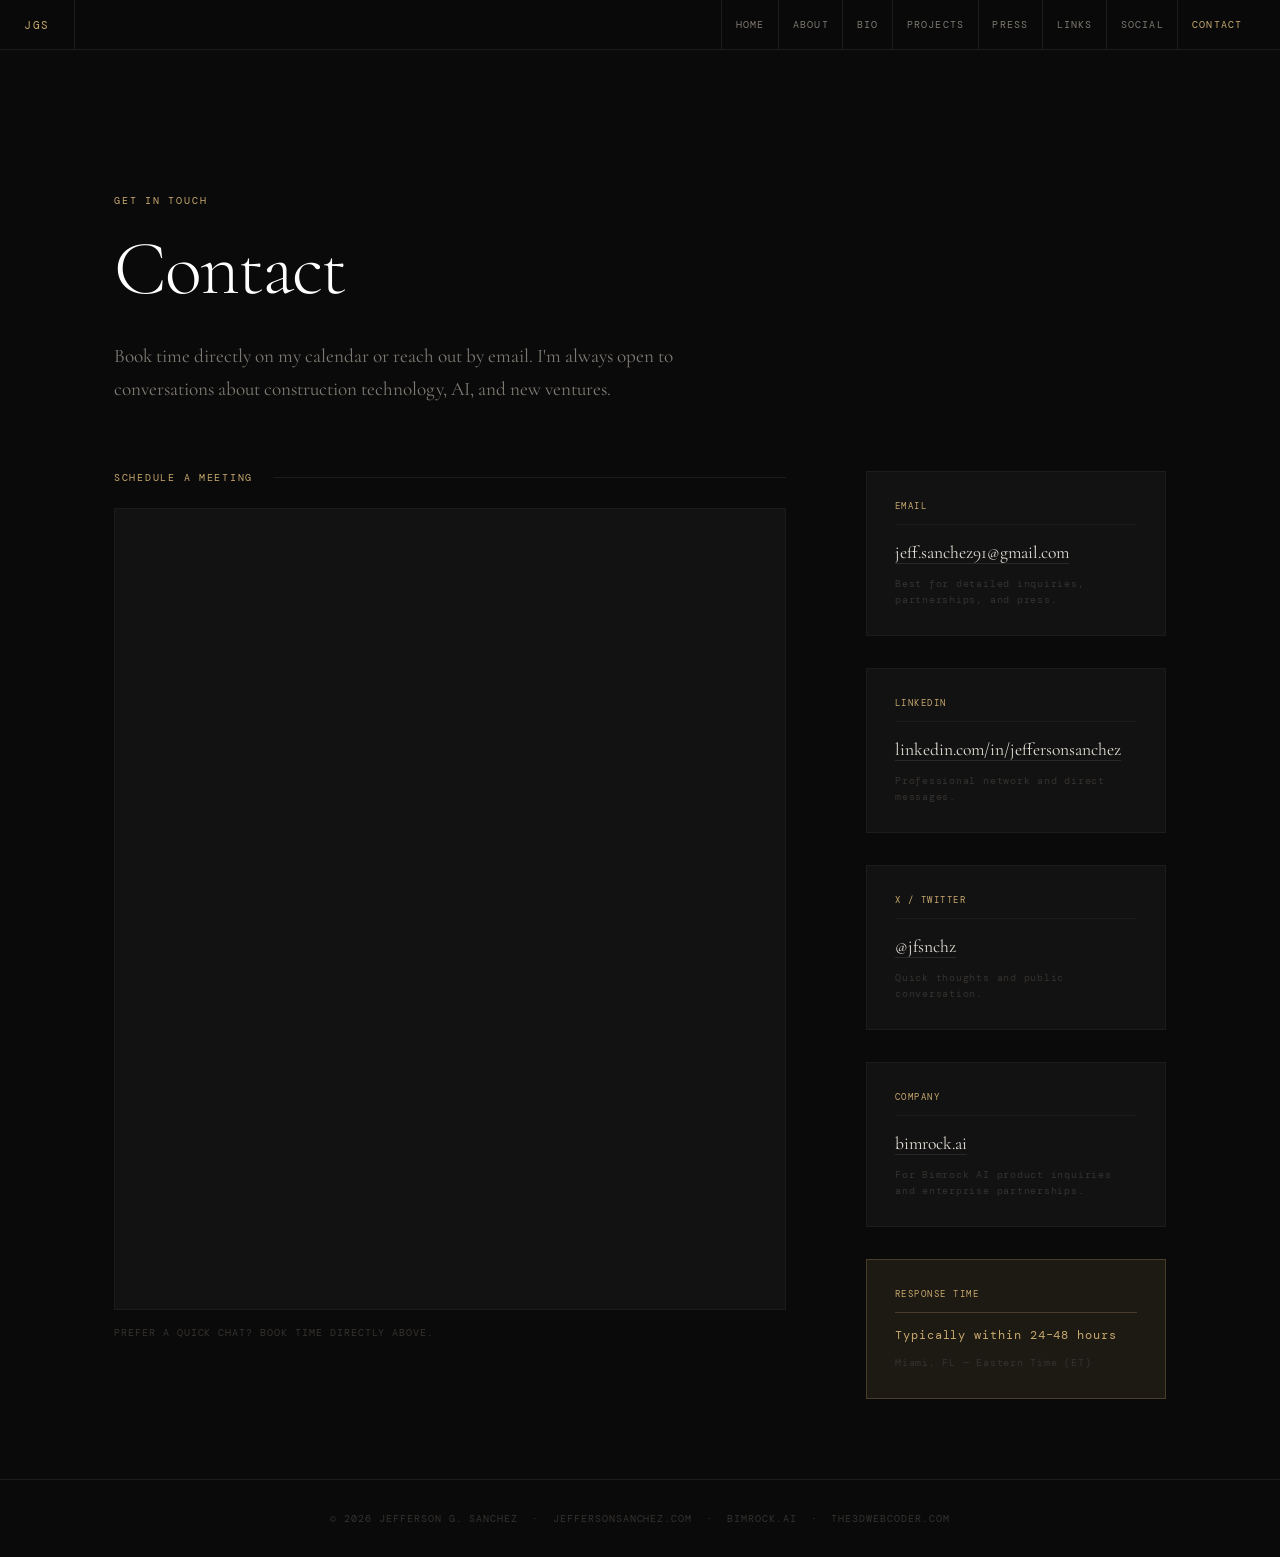
<file: contact.html>
<!DOCTYPE html>
<html lang="en">
<head>
  <meta charset="UTF-8">
  <meta name="viewport" content="width=device-width, initial-scale=1.0">
  <title>Contact — Jefferson G. Sanchez</title>
  <meta name="description" content="Get in touch with Jefferson G. Sanchez. Book a meeting via cal.com or reach out by email.">
  <meta property="og:title" content="Contact — Jefferson G. Sanchez">
  <meta property="og:description" content="Book a meeting directly or get in touch by email.">
  <meta property="og:type" content="website">
  <meta property="og:url" content="https://jeffersonsanchez.com/contact">
  <link rel="canonical" href="https://jeffersonsanchez.com/contact">
  <link rel="stylesheet" href="styles.css">
  <style>
    .contact-layout {
      display: grid;
      grid-template-columns: 1fr 300px;
      gap: 5rem;
      align-items: start;
    }
    .cal-wrap {
      background: var(--bg-card);
      border: 1px solid var(--border);
      overflow: hidden;
    }
    .cal-wrap iframe {
      display: block;
      width: 100%;
      height: 800px;
      border: none;
      background: transparent;
    }
    .contact-sidebar {
      display: flex;
      flex-direction: column;
      gap: 2rem;
      position: sticky;
      top: 70px;
    }
    .contact-block {
      background: var(--bg-card);
      border: 1px solid var(--border);
      padding: 1.75rem;
    }
    .contact-block__label {
      font-family: 'DM Mono', monospace;
      font-size: 0.58rem;
      letter-spacing: 0.16em;
      text-transform: uppercase;
      color: var(--accent);
      margin-bottom: 0.85rem;
      padding-bottom: 0.75rem;
      border-bottom: 1px solid var(--border);
    }
    .contact-block__value {
      font-size: 1.1rem;
      color: var(--text);
      line-height: 1.6;
    }
    .contact-block__value a {
      color: var(--text);
      text-decoration: none;
      border-bottom: 1px solid var(--border-2);
      transition: color 0.15s, border-color 0.15s;
    }
    .contact-block__value a:hover {
      color: var(--accent);
      border-color: var(--accent-mid);
    }
    .contact-block__note {
      font-family: 'DM Mono', monospace;
      font-size: 0.6rem;
      letter-spacing: 0.08em;
      color: var(--text-3);
      margin-top: 0.6rem;
      line-height: 1.6;
    }
    @media (max-width: 860px) {
      .contact-layout { grid-template-columns: 1fr; gap: 2.5rem; }
      .contact-sidebar { position: static; }
      .cal-wrap iframe { height: 700px; }
    }
  </style>
</head>
<body>

  <nav class="nav">
    <div class="nav__inner">
      <a href="index.html" class="nav__logo">JGS</a>
      <div class="nav__links">
        <a href="index.html">Home</a>
        <a href="about.html">About</a>
        <a href="bio.html">Bio</a>
        <a href="projects.html">Projects</a>
        <a href="press.html">Press</a>
        <a href="links.html">Links</a>
        <a href="social.html">Social</a>
        <a href="contact.html">Contact</a>
      </div>
    </div>
  </nav>

  <main>
    <div class="container--wide">

      <header class="page-header anim-fade">
        <span class="eyebrow">Get in Touch</span>
        <h1>Contact</h1>
        <p class="lead">Book time directly on my calendar or reach out by email. I'm always open to conversations about construction technology, AI, and new ventures.</p>
      </header>

      <div class="contact-layout">

        <!-- CALENDAR EMBED -->
        <div class="anim-fade anim-d1">
          <div class="section-label" style="margin-bottom:1.5rem">Schedule a Meeting</div>
          <div class="cal-wrap">
            <iframe
              src="https://cal.com/jefferson-g-sanchez"
              width="100%"
              height="800"
              frameborder="0"
              title="Book a meeting with Jefferson G. Sanchez"
              loading="lazy"
            ></iframe>
          </div>
          <p style="font-family:'DM Mono',monospace;font-size:0.6rem;letter-spacing:0.1em;color:var(--text-3);margin-top:1rem;text-transform:uppercase;">Prefer a quick chat? Book time directly above.</p>
        </div>

        <!-- SIDEBAR -->
        <aside class="contact-sidebar anim-fade anim-d2">

          <div class="contact-block">
            <div class="contact-block__label">Email</div>
            <div class="contact-block__value">
              <a href="mailto:jeff.sanchez91@gmail.com">jeff.sanchez91@gmail.com</a>
            </div>
            <p class="contact-block__note">Best for detailed inquiries, partnerships, and press.</p>
          </div>

          <div class="contact-block">
            <div class="contact-block__label">LinkedIn</div>
            <div class="contact-block__value">
              <a href="https://linkedin.com/in/jeffersonsanchez" target="_blank" rel="noopener">linkedin.com/in/jeffersonsanchez</a>
            </div>
            <p class="contact-block__note">Professional network and direct messages.</p>
          </div>

          <div class="contact-block">
            <div class="contact-block__label">X / Twitter</div>
            <div class="contact-block__value">
              <a href="https://twitter.com/jfsnchz" target="_blank" rel="noopener">@jfsnchz</a>
            </div>
            <p class="contact-block__note">Quick thoughts and public conversation.</p>
          </div>

          <div class="contact-block">
            <div class="contact-block__label">Company</div>
            <div class="contact-block__value">
              <a href="https://bimrock.ai" target="_blank" rel="noopener">bimrock.ai</a>
            </div>
            <p class="contact-block__note">For Bimrock AI product inquiries and enterprise partnerships.</p>
          </div>

          <div class="contact-block" style="border-color:var(--accent-mid);background:var(--accent-low)">
            <div class="contact-block__label" style="border-color:var(--accent-mid)">Response Time</div>
            <div class="contact-block__value" style="font-family:'DM Mono',monospace;font-size:0.72rem;letter-spacing:0.08em;color:var(--accent)">Typically within 24–48 hours</div>
            <p class="contact-block__note">Miami, FL — Eastern Time (ET)</p>
          </div>

        </aside>

      </div>
    </div>
  </main>

  <footer class="footer">
    <div class="footer__inner">
      <p>© 2026 Jefferson G. Sanchez &nbsp;·&nbsp; <a href="https://jeffersonsanchez.com">jeffersonsanchez.com</a> &nbsp;·&nbsp; <a href="https://bimrock.ai" target="_blank" rel="noopener">bimrock.ai</a> &nbsp;·&nbsp; <a href="https://the3dwebcoder.com" target="_blank" rel="noopener">the3dwebcoder.com</a></p>
    </div>
  </footer>

  <script>
    const p = location.pathname.split('/').pop() || 'index.html';
    document.querySelectorAll('.nav__links a').forEach(a => {
      if (a.getAttribute('href') === p) a.setAttribute('aria-current', 'page');
    });
  </script>

</body>
</html>
</file>
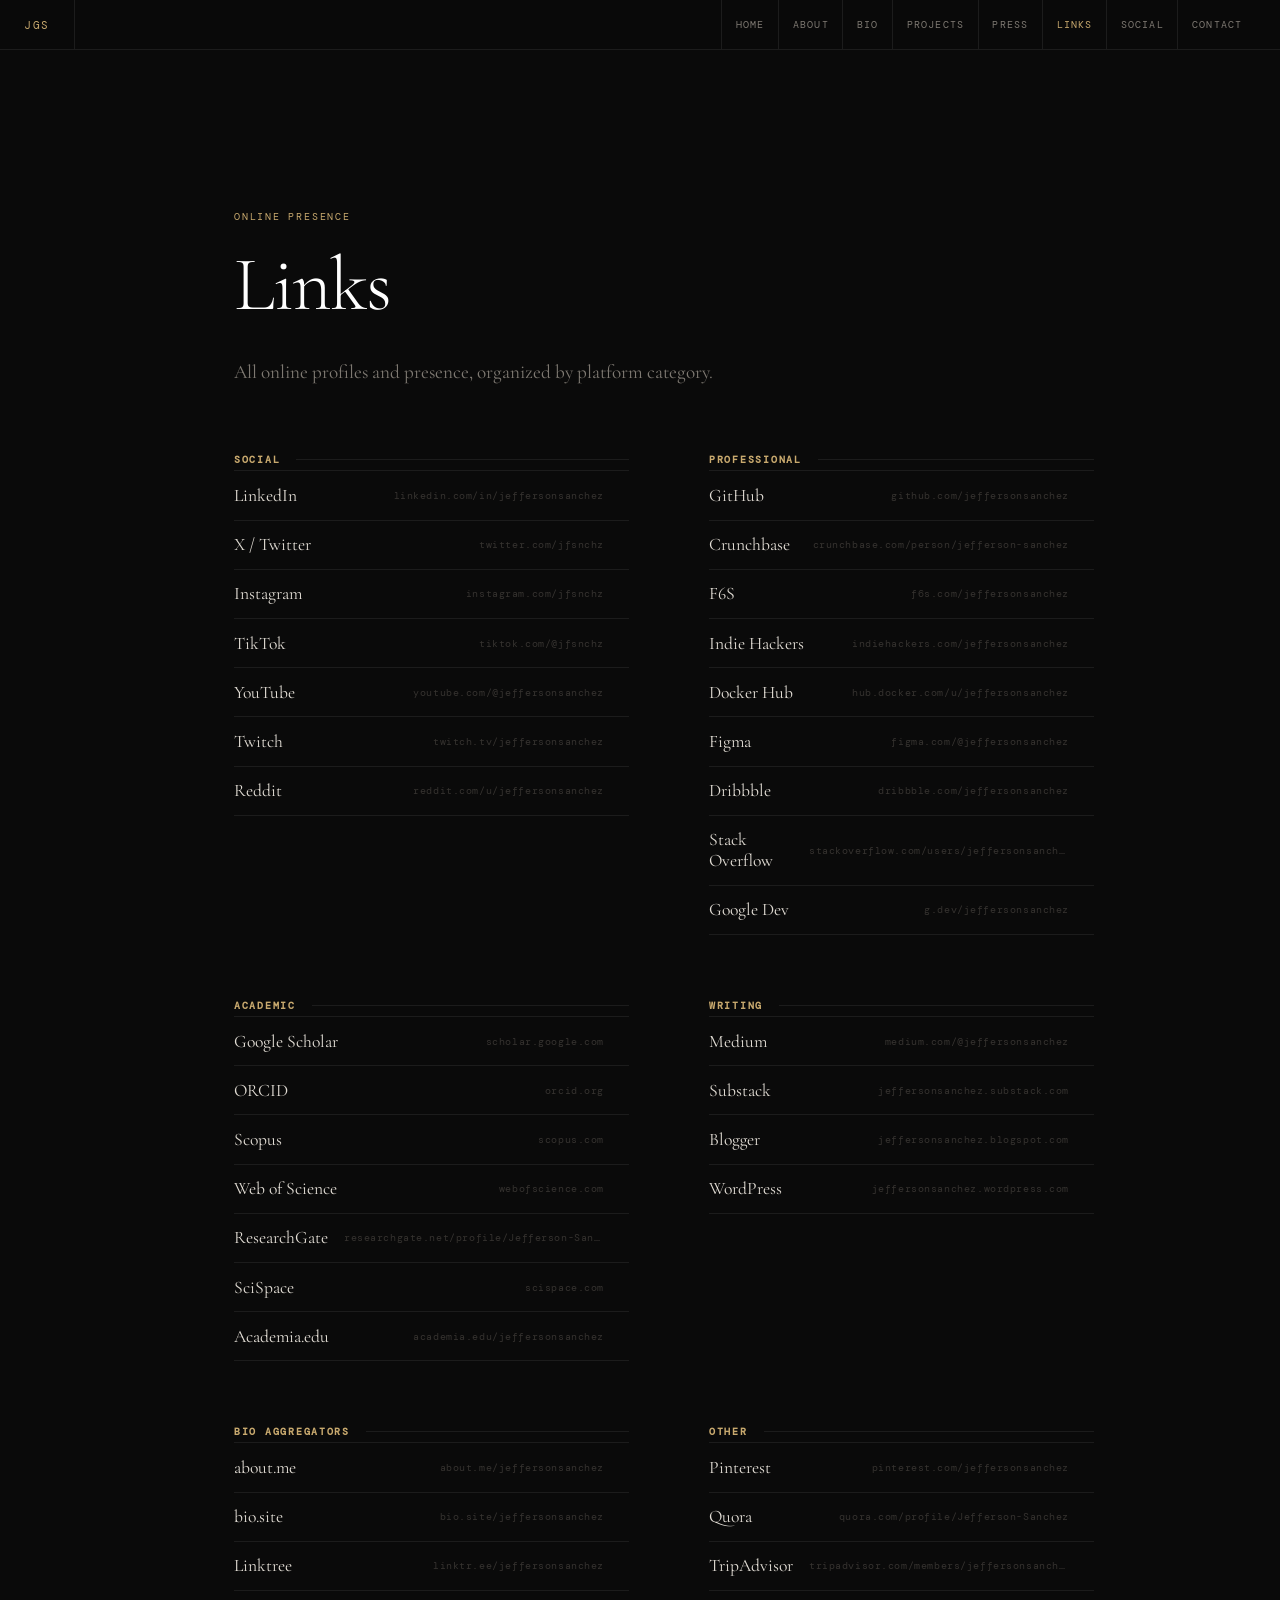
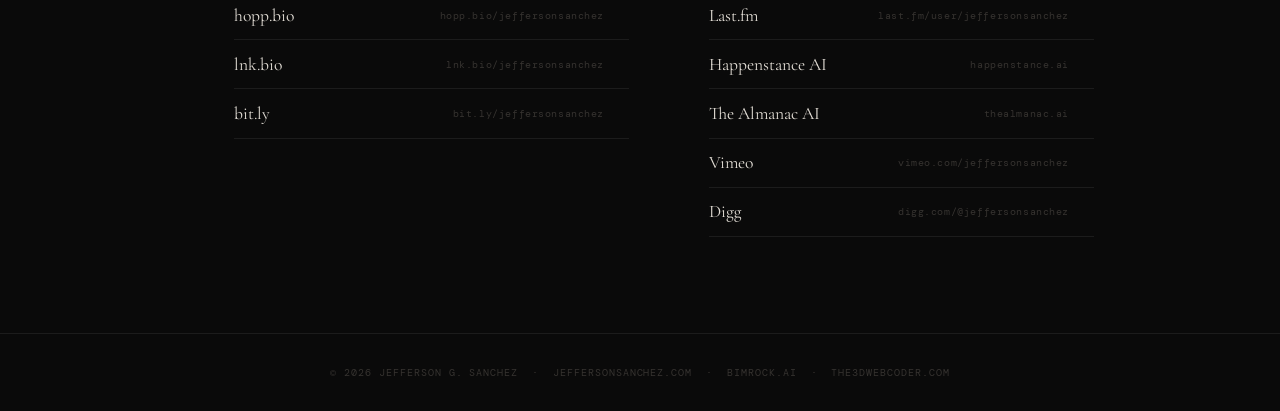
<file: links.html>
<!DOCTYPE html>
<html lang="en">
<head>
  <meta charset="UTF-8">
  <meta name="viewport" content="width=device-width, initial-scale=1.0">
  <title>Links — Jefferson G. Sanchez</title>
  <meta name="description" content="All online profiles for Jefferson G. Sanchez — social, professional, academic, writing, and bio aggregator links organized by category.">
  <meta property="og:title" content="Links — Jefferson G. Sanchez">
  <meta property="og:description" content="Complete directory of online profiles across social, academic, professional, and writing platforms.">
  <meta property="og:type" content="website">
  <meta property="og:url" content="https://jeffersonsanchez.com/links">
  <link rel="canonical" href="https://jeffersonsanchez.com/links">
  <link rel="stylesheet" href="styles.css">
  <style>
    .links-grid {
      display: grid;
      grid-template-columns: repeat(2, 1fr);
      gap: 4rem 5rem;
    }
    .link-category__title {
      font-family: 'DM Mono', monospace;
      font-size: 0.6rem;
      letter-spacing: 0.18em;
      text-transform: uppercase;
      color: var(--accent);
      margin-bottom: 0.25rem;
      display: flex;
      align-items: center;
      gap: 1rem;
    }
    .link-category__title::after {
      content: '';
      flex: 1;
      height: 1px;
      background: var(--border);
    }
    @media (max-width: 700px) {
      .links-grid { grid-template-columns: 1fr; gap: 3rem; }
    }
  </style>
</head>
<body>

  <nav class="nav">
    <div class="nav__inner">
      <a href="index.html" class="nav__logo">JGS</a>
      <div class="nav__links">
        <a href="index.html">Home</a>
        <a href="about.html">About</a>
        <a href="bio.html">Bio</a>
        <a href="projects.html">Projects</a>
        <a href="press.html">Press</a>
        <a href="links.html">Links</a>
        <a href="social.html">Social</a>
        <a href="contact.html">Contact</a>
      </div>
    </div>
  </nav>

  <main>
    <div class="container">

      <header class="page-header anim-fade">
        <span class="eyebrow">Online Presence</span>
        <h1>Links</h1>
        <p class="lead">All online profiles and presence, organized by platform category.</p>
      </header>

      <div class="links-grid">

        <!-- SOCIAL -->
        <div class="anim-fade anim-d1">
          <h2 class="link-category__title">Social</h2>
          <ul class="link-list">
            <li>
              <a href="https://linkedin.com/in/jeffersonsanchez" target="_blank" rel="noopener">
                <span class="link-name">LinkedIn</span>
                <span class="link-url">linkedin.com/in/jeffersonsanchez</span>
                <span class="link-arrow">→</span>
              </a>
            </li>
            <li>
              <a href="https://twitter.com/jfsnchz" target="_blank" rel="noopener">
                <span class="link-name">X / Twitter</span>
                <span class="link-url">twitter.com/jfsnchz</span>
                <span class="link-arrow">→</span>
              </a>
            </li>
            <li>
              <a href="https://instagram.com/jfsnchz" target="_blank" rel="noopener">
                <span class="link-name">Instagram</span>
                <span class="link-url">instagram.com/jfsnchz</span>
                <span class="link-arrow">→</span>
              </a>
            </li>
            <li>
              <a href="https://tiktok.com/@jfsnchz" target="_blank" rel="noopener">
                <span class="link-name">TikTok</span>
                <span class="link-url">tiktok.com/@jfsnchz</span>
                <span class="link-arrow">→</span>
              </a>
            </li>
            <li>
              <a href="https://youtube.com/@jeffersonsanchez" target="_blank" rel="noopener">
                <span class="link-name">YouTube</span>
                <span class="link-url">youtube.com/@jeffersonsanchez</span>
                <span class="link-arrow">→</span>
              </a>
            </li>
            <li>
              <a href="https://twitch.tv/jeffersonsanchez" target="_blank" rel="noopener">
                <span class="link-name">Twitch</span>
                <span class="link-url">twitch.tv/jeffersonsanchez</span>
                <span class="link-arrow">→</span>
              </a>
            </li>
            <li>
              <a href="https://reddit.com/u/jeffersonsanchez" target="_blank" rel="noopener">
                <span class="link-name">Reddit</span>
                <span class="link-url">reddit.com/u/jeffersonsanchez</span>
                <span class="link-arrow">→</span>
              </a>
            </li>
          </ul>
        </div>

        <!-- PROFESSIONAL -->
        <div class="anim-fade anim-d2">
          <h2 class="link-category__title">Professional</h2>
          <ul class="link-list">
            <li>
              <a href="https://github.com/jeffersonsanchez" target="_blank" rel="noopener">
                <span class="link-name">GitHub</span>
                <span class="link-url">github.com/jeffersonsanchez</span>
                <span class="link-arrow">→</span>
              </a>
            </li>
            <li>
              <a href="https://crunchbase.com/person/jefferson-sanchez" target="_blank" rel="noopener">
                <span class="link-name">Crunchbase</span>
                <span class="link-url">crunchbase.com/person/jefferson-sanchez</span>
                <span class="link-arrow">→</span>
              </a>
            </li>
            <li>
              <a href="https://f6s.com/jeffersonsanchez" target="_blank" rel="noopener">
                <span class="link-name">F6S</span>
                <span class="link-url">f6s.com/jeffersonsanchez</span>
                <span class="link-arrow">→</span>
              </a>
            </li>
            <li>
              <a href="https://indiehackers.com/jeffersonsanchez" target="_blank" rel="noopener">
                <span class="link-name">Indie Hackers</span>
                <span class="link-url">indiehackers.com/jeffersonsanchez</span>
                <span class="link-arrow">→</span>
              </a>
            </li>
            <li>
              <a href="https://hub.docker.com/u/jeffersonsanchez" target="_blank" rel="noopener">
                <span class="link-name">Docker Hub</span>
                <span class="link-url">hub.docker.com/u/jeffersonsanchez</span>
                <span class="link-arrow">→</span>
              </a>
            </li>
            <li>
              <a href="https://figma.com/@jeffersonsanchez" target="_blank" rel="noopener">
                <span class="link-name">Figma</span>
                <span class="link-url">figma.com/@jeffersonsanchez</span>
                <span class="link-arrow">→</span>
              </a>
            </li>
            <li>
              <a href="https://dribbble.com/jeffersonsanchez" target="_blank" rel="noopener">
                <span class="link-name">Dribbble</span>
                <span class="link-url">dribbble.com/jeffersonsanchez</span>
                <span class="link-arrow">→</span>
              </a>
            </li>
            <li>
              <a href="https://stackoverflow.com/users/jeffersonsanchez" target="_blank" rel="noopener">
                <span class="link-name">Stack Overflow</span>
                <span class="link-url">stackoverflow.com/users/jeffersonsanchez</span>
                <span class="link-arrow">→</span>
              </a>
            </li>
            <li>
              <a href="https://g.dev/jeffersonsanchez" target="_blank" rel="noopener">
                <span class="link-name">Google Dev</span>
                <span class="link-url">g.dev/jeffersonsanchez</span>
                <span class="link-arrow">→</span>
              </a>
            </li>
          </ul>
        </div>

        <!-- ACADEMIC -->
        <div class="anim-fade anim-d3">
          <h2 class="link-category__title">Academic</h2>
          <ul class="link-list">
            <li>
              <a href="https://scholar.google.com/citations?user=jeffersonsanchez" target="_blank" rel="noopener">
                <span class="link-name">Google Scholar</span>
                <span class="link-url">scholar.google.com</span>
                <span class="link-arrow">→</span>
              </a>
            </li>
            <li>
              <a href="https://orcid.org/0000-0000-0000-0000" target="_blank" rel="noopener">
                <span class="link-name">ORCID</span>
                <span class="link-url">orcid.org</span>
                <span class="link-arrow">→</span>
              </a>
            </li>
            <li>
              <a href="https://www.scopus.com/authid/detail.uri?authorId=jeffersonsanchez" target="_blank" rel="noopener">
                <span class="link-name">Scopus</span>
                <span class="link-url">scopus.com</span>
                <span class="link-arrow">→</span>
              </a>
            </li>
            <li>
              <a href="https://webofscience.com" target="_blank" rel="noopener">
                <span class="link-name">Web of Science</span>
                <span class="link-url">webofscience.com</span>
                <span class="link-arrow">→</span>
              </a>
            </li>
            <li>
              <a href="https://researchgate.net/profile/Jefferson-Sanchez" target="_blank" rel="noopener">
                <span class="link-name">ResearchGate</span>
                <span class="link-url">researchgate.net/profile/Jefferson-Sanchez</span>
                <span class="link-arrow">→</span>
              </a>
            </li>
            <li>
              <a href="https://scispace.com" target="_blank" rel="noopener">
                <span class="link-name">SciSpace</span>
                <span class="link-url">scispace.com</span>
                <span class="link-arrow">→</span>
              </a>
            </li>
            <li>
              <a href="https://academia.edu/jeffersonsanchez" target="_blank" rel="noopener">
                <span class="link-name">Academia.edu</span>
                <span class="link-url">academia.edu/jeffersonsanchez</span>
                <span class="link-arrow">→</span>
              </a>
            </li>
          </ul>
        </div>

        <!-- WRITING -->
        <div class="anim-fade anim-d4">
          <h2 class="link-category__title">Writing</h2>
          <ul class="link-list">
            <li>
              <a href="https://medium.com/@jeffersonsanchez" target="_blank" rel="noopener">
                <span class="link-name">Medium</span>
                <span class="link-url">medium.com/@jeffersonsanchez</span>
                <span class="link-arrow">→</span>
              </a>
            </li>
            <li>
              <a href="https://jeffersonsanchez.substack.com" target="_blank" rel="noopener">
                <span class="link-name">Substack</span>
                <span class="link-url">jeffersonsanchez.substack.com</span>
                <span class="link-arrow">→</span>
              </a>
            </li>
            <li>
              <a href="https://jeffersonsanchez.blogspot.com" target="_blank" rel="noopener">
                <span class="link-name">Blogger</span>
                <span class="link-url">jeffersonsanchez.blogspot.com</span>
                <span class="link-arrow">→</span>
              </a>
            </li>
            <li>
              <a href="https://jeffersonsanchez.wordpress.com" target="_blank" rel="noopener">
                <span class="link-name">WordPress</span>
                <span class="link-url">jeffersonsanchez.wordpress.com</span>
                <span class="link-arrow">→</span>
              </a>
            </li>
          </ul>
        </div>

        <!-- BIO AGGREGATORS -->
        <div class="anim-fade anim-d4">
          <h2 class="link-category__title">Bio Aggregators</h2>
          <ul class="link-list">
            <li>
              <a href="https://about.me/jeffersonsanchez" target="_blank" rel="noopener">
                <span class="link-name">about.me</span>
                <span class="link-url">about.me/jeffersonsanchez</span>
                <span class="link-arrow">→</span>
              </a>
            </li>
            <li>
              <a href="https://bio.site/jeffersonsanchez" target="_blank" rel="noopener">
                <span class="link-name">bio.site</span>
                <span class="link-url">bio.site/jeffersonsanchez</span>
                <span class="link-arrow">→</span>
              </a>
            </li>
            <li>
              <a href="https://linktr.ee/jeffersonsanchez" target="_blank" rel="noopener">
                <span class="link-name">Linktree</span>
                <span class="link-url">linktr.ee/jeffersonsanchez</span>
                <span class="link-arrow">→</span>
              </a>
            </li>
            <li>
              <a href="https://hopp.bio/jeffersonsanchez" target="_blank" rel="noopener">
                <span class="link-name">hopp.bio</span>
                <span class="link-url">hopp.bio/jeffersonsanchez</span>
                <span class="link-arrow">→</span>
              </a>
            </li>
            <li>
              <a href="https://lnk.bio/jeffersonsanchez" target="_blank" rel="noopener">
                <span class="link-name">lnk.bio</span>
                <span class="link-url">lnk.bio/jeffersonsanchez</span>
                <span class="link-arrow">→</span>
              </a>
            </li>
            <li>
              <a href="https://bit.ly/jeffersonsanchez" target="_blank" rel="noopener">
                <span class="link-name">bit.ly</span>
                <span class="link-url">bit.ly/jeffersonsanchez</span>
                <span class="link-arrow">→</span>
              </a>
            </li>
          </ul>
        </div>

        <!-- OTHER -->
        <div class="anim-fade anim-d5">
          <h2 class="link-category__title">Other</h2>
          <ul class="link-list">
            <li>
              <a href="https://pinterest.com/jeffersonsanchez" target="_blank" rel="noopener">
                <span class="link-name">Pinterest</span>
                <span class="link-url">pinterest.com/jeffersonsanchez</span>
                <span class="link-arrow">→</span>
              </a>
            </li>
            <li>
              <a href="https://quora.com/profile/Jefferson-Sanchez" target="_blank" rel="noopener">
                <span class="link-name">Quora</span>
                <span class="link-url">quora.com/profile/Jefferson-Sanchez</span>
                <span class="link-arrow">→</span>
              </a>
            </li>
            <li>
              <a href="https://tripadvisor.com/members/jeffersonsanchez" target="_blank" rel="noopener">
                <span class="link-name">TripAdvisor</span>
                <span class="link-url">tripadvisor.com/members/jeffersonsanchez</span>
                <span class="link-arrow">→</span>
              </a>
            </li>
            <li>
              <a href="https://last.fm/user/jeffersonsanchez" target="_blank" rel="noopener">
                <span class="link-name">Last.fm</span>
                <span class="link-url">last.fm/user/jeffersonsanchez</span>
                <span class="link-arrow">→</span>
              </a>
            </li>
            <li>
              <a href="https://happenstance.ai" target="_blank" rel="noopener">
                <span class="link-name">Happenstance AI</span>
                <span class="link-url">happenstance.ai</span>
                <span class="link-arrow">→</span>
              </a>
            </li>
            <li>
              <a href="https://thealmanac.ai" target="_blank" rel="noopener">
                <span class="link-name">The Almanac AI</span>
                <span class="link-url">thealmanac.ai</span>
                <span class="link-arrow">→</span>
              </a>
            </li>
            <li>
              <a href="https://vimeo.com/jeffersonsanchez" target="_blank" rel="noopener">
                <span class="link-name">Vimeo</span>
                <span class="link-url">vimeo.com/jeffersonsanchez</span>
                <span class="link-arrow">→</span>
              </a>
            </li>
            <li>
              <a href="https://digg.com/@jeffersonsanchez" target="_blank" rel="noopener">
                <span class="link-name">Digg</span>
                <span class="link-url">digg.com/@jeffersonsanchez</span>
                <span class="link-arrow">→</span>
              </a>
            </li>
          </ul>
        </div>

      </div>
    </div>
  </main>

  <footer class="footer">
    <div class="footer__inner">
      <p>© 2026 Jefferson G. Sanchez &nbsp;·&nbsp; <a href="https://jeffersonsanchez.com">jeffersonsanchez.com</a> &nbsp;·&nbsp; <a href="https://bimrock.ai" target="_blank" rel="noopener">bimrock.ai</a> &nbsp;·&nbsp; <a href="https://the3dwebcoder.com" target="_blank" rel="noopener">the3dwebcoder.com</a></p>
    </div>
  </footer>

  <script>
    const p = location.pathname.split('/').pop() || 'index.html';
    document.querySelectorAll('.nav__links a').forEach(a => {
      if (a.getAttribute('href') === p) a.setAttribute('aria-current', 'page');
    });
  </script>

</body>
</html>
</file>
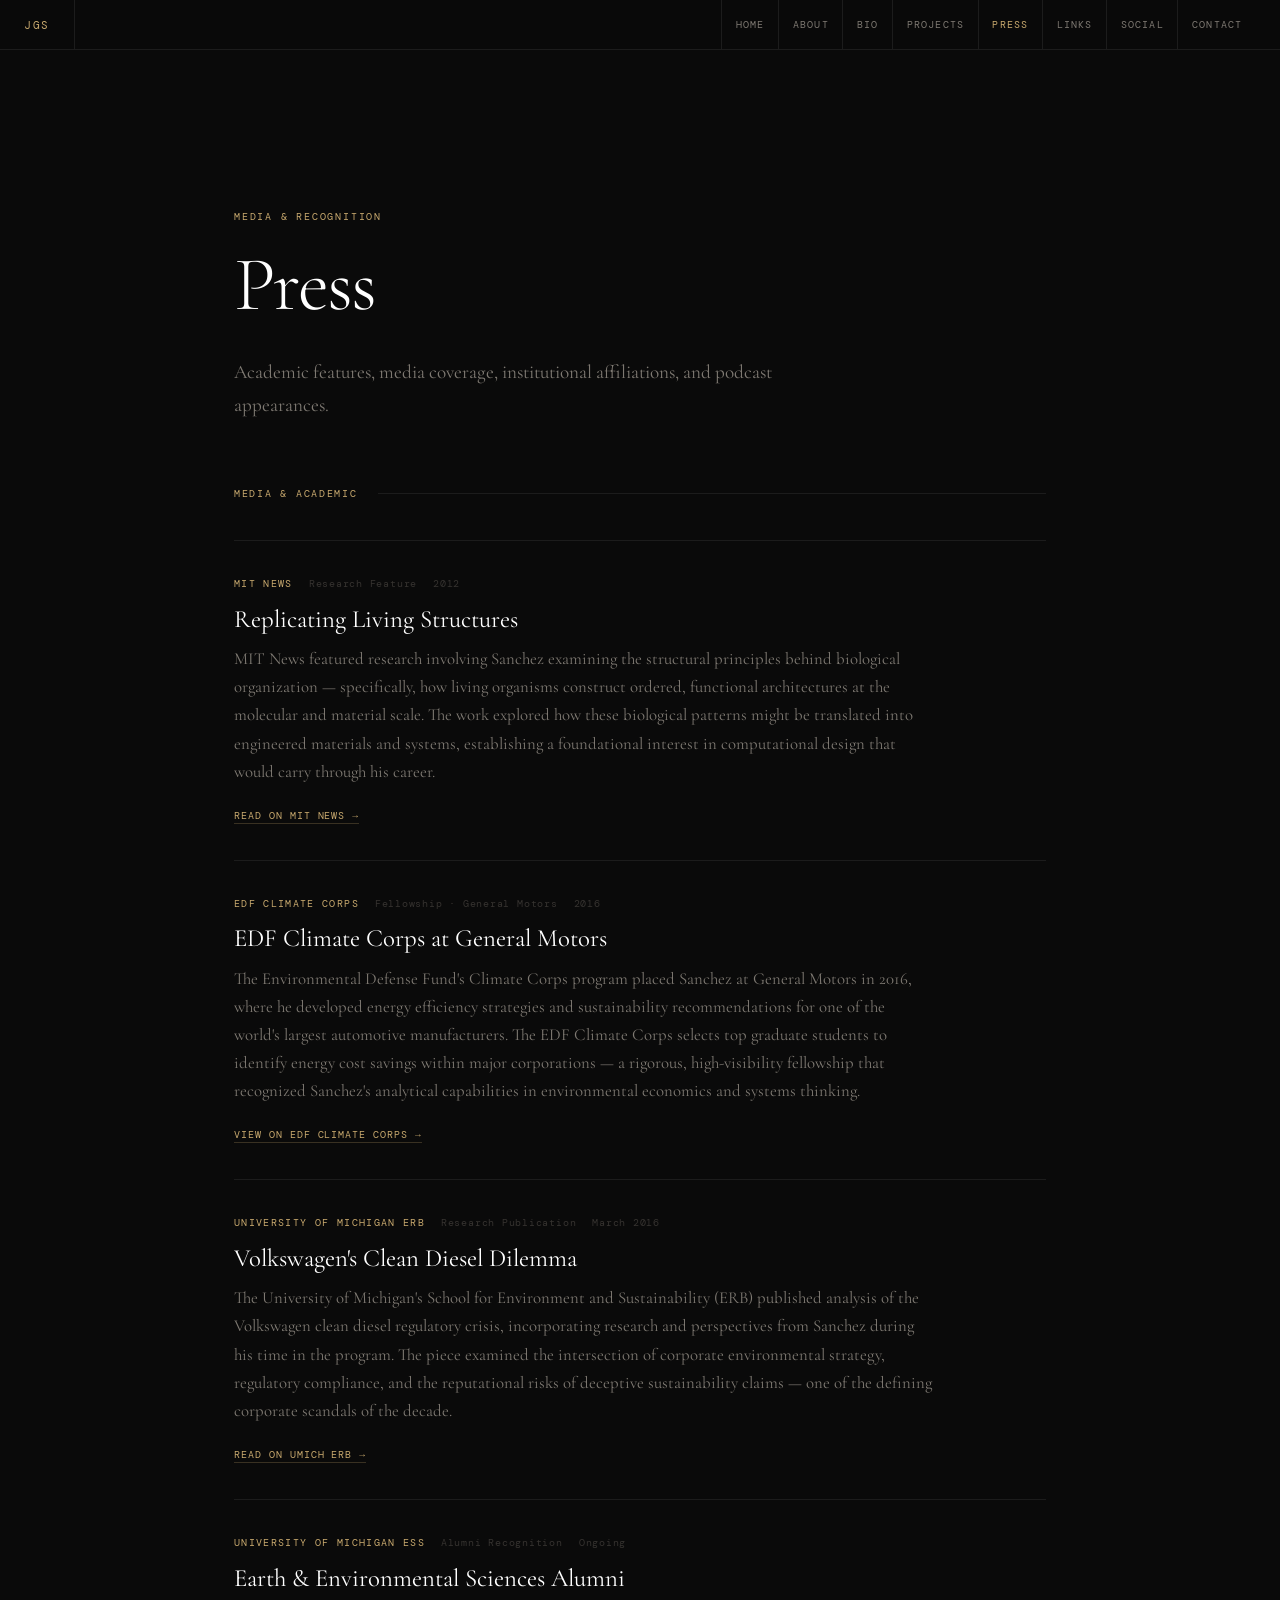
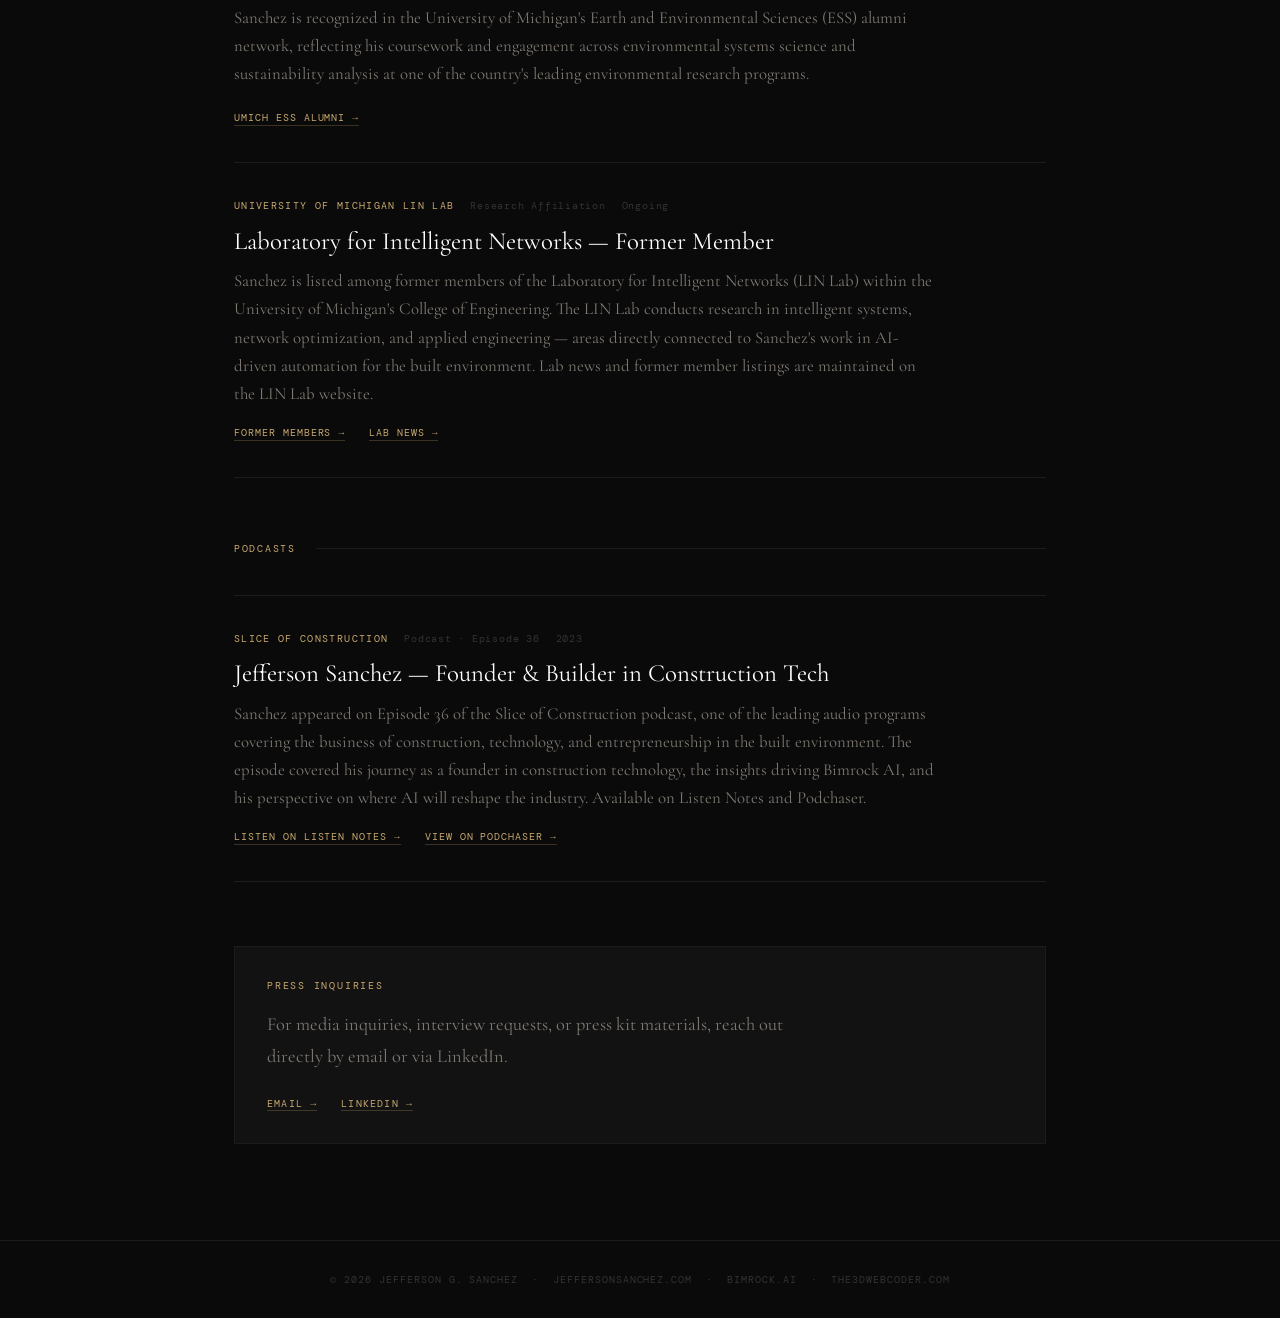
<file: press.html>
<!DOCTYPE html>
<html lang="en">
<head>
  <meta charset="UTF-8">
  <meta name="viewport" content="width=device-width, initial-scale=1.0">
  <title>Press — Jefferson G. Sanchez</title>
  <meta name="description" content="Press mentions, academic features, podcast appearances, and notable recognition for Jefferson G. Sanchez — MIT News, EDF Climate Corps, University of Michigan, Slice of Construction podcast.">
  <meta property="og:title" content="Press &amp; Recognition — Jefferson G. Sanchez">
  <meta property="og:description" content="MIT News, EDF Climate Corps at GM, University of Michigan affiliations, and podcast appearances.">
  <meta property="og:type" content="website">
  <meta property="og:url" content="https://jeffersonsanchez.com/press">
  <link rel="canonical" href="https://jeffersonsanchez.com/press">
  <link rel="stylesheet" href="styles.css">
</head>
<body>

  <nav class="nav">
    <div class="nav__inner">
      <a href="index.html" class="nav__logo">JGS</a>
      <div class="nav__links">
        <a href="index.html">Home</a>
        <a href="about.html">About</a>
        <a href="bio.html">Bio</a>
        <a href="projects.html">Projects</a>
        <a href="press.html">Press</a>
        <a href="links.html">Links</a>
        <a href="social.html">Social</a>
        <a href="contact.html">Contact</a>
      </div>
    </div>
  </nav>

  <main>
    <div class="container">

      <header class="page-header anim-fade">
        <span class="eyebrow">Media &amp; Recognition</span>
        <h1>Press</h1>
        <p class="lead">Academic features, media coverage, institutional affiliations, and podcast appearances.</p>
      </header>

      <!-- MEDIA -->
      <div class="section-label anim-fade">Media &amp; Academic</div>

      <div class="anim-fade anim-d1">

        <article class="press-item">
          <div class="press-item__meta">
            <span class="press-item__source">MIT News</span>
            <span class="press-item__type">Research Feature</span>
            <span class="press-item__date">2012</span>
          </div>
          <h2 class="press-item__title">Replicating Living Structures</h2>
          <p class="press-item__desc">
            MIT News featured research involving Sanchez examining the structural principles behind biological organization — specifically, how living organisms construct ordered, functional architectures at the molecular and material scale. The work explored how these biological patterns might be translated into engineered materials and systems, establishing a foundational interest in computational design that would carry through his career.
          </p>
          <a href="https://news.mit.edu/2012/replicating-living-structures" target="_blank" rel="noopener" class="press-item__link">Read on MIT News →</a>
        </article>

        <article class="press-item">
          <div class="press-item__meta">
            <span class="press-item__source">EDF Climate Corps</span>
            <span class="press-item__type">Fellowship · General Motors</span>
            <span class="press-item__date">2016</span>
          </div>
          <h2 class="press-item__title">EDF Climate Corps at General Motors</h2>
          <p class="press-item__desc">
            The Environmental Defense Fund's Climate Corps program placed Sanchez at General Motors in 2016, where he developed energy efficiency strategies and sustainability recommendations for one of the world's largest automotive manufacturers. The EDF Climate Corps selects top graduate students to identify energy cost savings within major corporations — a rigorous, high-visibility fellowship that recognized Sanchez's analytical capabilities in environmental economics and systems thinking.
          </p>
          <a href="https://business.edf.org/climate-corps/projects/general-motors-company-jefferson-sanchez-2016/" target="_blank" rel="noopener" class="press-item__link">View on EDF Climate Corps →</a>
        </article>

        <article class="press-item">
          <div class="press-item__meta">
            <span class="press-item__source">University of Michigan ERB</span>
            <span class="press-item__type">Research Publication</span>
            <span class="press-item__date">March 2016</span>
          </div>
          <h2 class="press-item__title">Volkswagen's Clean Diesel Dilemma</h2>
          <p class="press-item__desc">
            The University of Michigan's School for Environment and Sustainability (ERB) published analysis of the Volkswagen clean diesel regulatory crisis, incorporating research and perspectives from Sanchez during his time in the program. The piece examined the intersection of corporate environmental strategy, regulatory compliance, and the reputational risks of deceptive sustainability claims — one of the defining corporate scandals of the decade.
          </p>
          <a href="https://erb.umich.edu/2016/03/02/volkswagens-clean-diesel-dilemma/" target="_blank" rel="noopener" class="press-item__link">Read on UMich ERB →</a>
        </article>

        <article class="press-item">
          <div class="press-item__meta">
            <span class="press-item__source">University of Michigan ESS</span>
            <span class="press-item__type">Alumni Recognition</span>
            <span class="press-item__date">Ongoing</span>
          </div>
          <h2 class="press-item__title">Earth &amp; Environmental Sciences Alumni</h2>
          <p class="press-item__desc">
            Sanchez is recognized in the University of Michigan's Earth and Environmental Sciences (ESS) alumni network, reflecting his coursework and engagement across environmental systems science and sustainability analysis at one of the country's leading environmental research programs.
          </p>
          <a href="https://ess.umich.edu/about/alumni/" target="_blank" rel="noopener" class="press-item__link">UMich ESS Alumni →</a>
        </article>

        <article class="press-item">
          <div class="press-item__meta">
            <span class="press-item__source">University of Michigan LIN Lab</span>
            <span class="press-item__type">Research Affiliation</span>
            <span class="press-item__date">Ongoing</span>
          </div>
          <h2 class="press-item__title">Laboratory for Intelligent Networks — Former Member</h2>
          <p class="press-item__desc">
            Sanchez is listed among former members of the Laboratory for Intelligent Networks (LIN Lab) within the University of Michigan's College of Engineering. The LIN Lab conducts research in intelligent systems, network optimization, and applied engineering — areas directly connected to Sanchez's work in AI-driven automation for the built environment. Lab news and former member listings are maintained on the LIN Lab website.
          </p>
          <div style="display:flex;gap:1.5rem;flex-wrap:wrap">
            <a href="https://lin.engin.umich.edu/former-members/" target="_blank" rel="noopener" class="press-item__link">Former Members →</a>
            <a href="https://lin.engin.umich.edu/lab-news/" target="_blank" rel="noopener" class="press-item__link">Lab News →</a>
          </div>
        </article>

      </div>

      <!-- PODCASTS -->
      <div class="section-label anim-fade" style="margin-top:4rem">Podcasts</div>

      <div class="anim-fade anim-d2">

        <article class="press-item">
          <div class="press-item__meta">
            <span class="press-item__source">Slice of Construction</span>
            <span class="press-item__type">Podcast · Episode 36</span>
            <span class="press-item__date">2023</span>
          </div>
          <h2 class="press-item__title">Jefferson Sanchez — Founder &amp; Builder in Construction Tech</h2>
          <p class="press-item__desc">
            Sanchez appeared on Episode 36 of the Slice of Construction podcast, one of the leading audio programs covering the business of construction, technology, and entrepreneurship in the built environment. The episode covered his journey as a founder in construction technology, the insights driving Bimrock AI, and his perspective on where AI will reshape the industry. Available on Listen Notes and Podchaser.
          </p>
          <div style="display:flex;gap:1.5rem;flex-wrap:wrap">
            <a href="https://www.listennotes.com/podcasts/slice-of/36-jefferson-sanchez-founder-d1BZe3bmATG/" target="_blank" rel="noopener" class="press-item__link">Listen on Listen Notes →</a>
            <a href="https://www.podchaser.com/podcasts/slice-of-construction-5694938/episodes/36-jefferson-sanchez-founder-a-241764724/insights" target="_blank" rel="noopener" class="press-item__link">View on Podchaser →</a>
          </div>
        </article>

      </div>

      <!-- PRESS CONTACT -->
      <div style="margin-top:4rem;background:var(--bg-card);border:1px solid var(--border);padding:2rem;" class="anim-fade">
        <div class="eyebrow" style="margin-bottom:1rem">Press Inquiries</div>
        <p style="font-size:1.15rem;color:var(--text-2);line-height:1.75;max-width:560px">
          For media inquiries, interview requests, or press kit materials, reach out directly by email or via LinkedIn.
        </p>
        <div style="display:flex;gap:1.5rem;flex-wrap:wrap;margin-top:1.5rem">
          <a href="mailto:jeff.sanchez91@gmail.com" class="card-link" style="font-family:'DM Mono',monospace;font-size:0.62rem;letter-spacing:0.12em;text-transform:uppercase;color:var(--accent);text-decoration:none;border-bottom:1px solid var(--accent-mid)">Email →</a>
          <a href="https://linkedin.com/in/jeffersonsanchez" target="_blank" rel="noopener" class="card-link" style="font-family:'DM Mono',monospace;font-size:0.62rem;letter-spacing:0.12em;text-transform:uppercase;color:var(--accent);text-decoration:none;border-bottom:1px solid var(--accent-mid)">LinkedIn →</a>
        </div>
      </div>

    </div>
  </main>

  <footer class="footer">
    <div class="footer__inner">
      <p>© 2026 Jefferson G. Sanchez &nbsp;·&nbsp; <a href="https://jeffersonsanchez.com">jeffersonsanchez.com</a> &nbsp;·&nbsp; <a href="https://bimrock.ai" target="_blank" rel="noopener">bimrock.ai</a> &nbsp;·&nbsp; <a href="https://the3dwebcoder.com" target="_blank" rel="noopener">the3dwebcoder.com</a></p>
    </div>
  </footer>

  <script>
    const p = location.pathname.split('/').pop() || 'index.html';
    document.querySelectorAll('.nav__links a').forEach(a => {
      if (a.getAttribute('href') === p) a.setAttribute('aria-current', 'page');
    });
  </script>

</body>
</html>
</file>
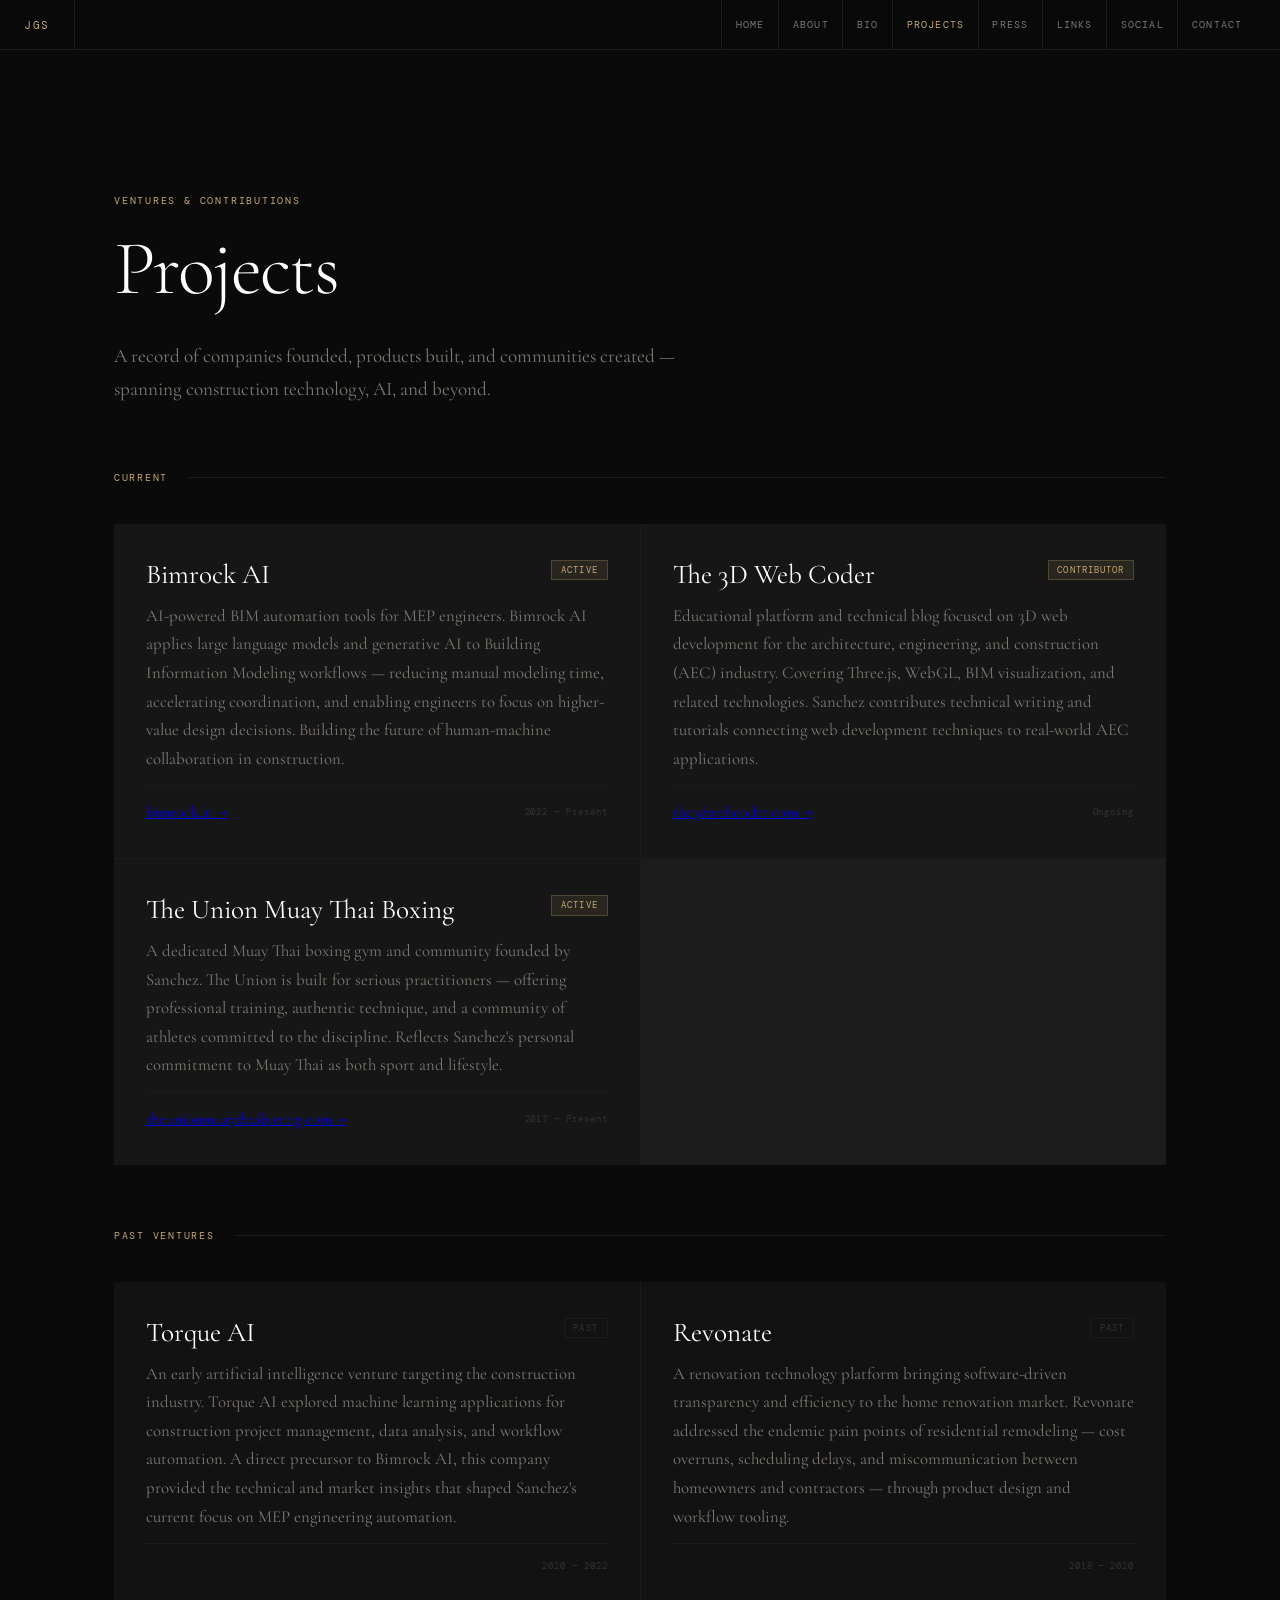
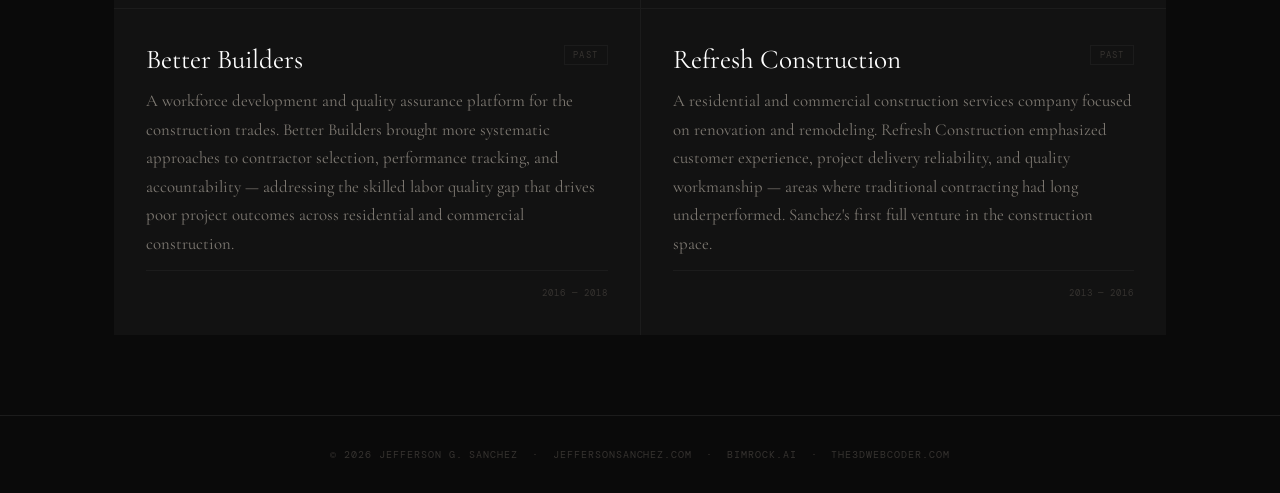
<file: projects.html>
<!DOCTYPE html>
<html lang="en">
<head>
  <meta charset="UTF-8">
  <meta name="viewport" content="width=device-width, initial-scale=1.0">
  <title>Projects — Jefferson G. Sanchez</title>
  <meta name="description" content="Projects by Jefferson G. Sanchez — Bimrock AI, The 3D Web Coder, The Union Muay Thai Boxing, Revonate, Better Builders, Refresh Construction, and Torque AI.">
  <meta property="og:title" content="Projects — Jefferson G. Sanchez">
  <meta property="og:description" content="Ventures and projects across construction technology, AI, and fitness — current and past.">
  <meta property="og:type" content="website">
  <meta property="og:url" content="https://jeffersonsanchez.com/projects">
  <link rel="canonical" href="https://jeffersonsanchez.com/projects">
  <link rel="stylesheet" href="styles.css">
  <style>
    .projects-grid {
      display: grid;
      grid-template-columns: repeat(2, 1fr);
      gap: 1px;
      background: var(--border);
    }
    .project-card {
      background: var(--bg-card);
      padding: 2.25rem 2rem;
      display: flex;
      flex-direction: column;
      gap: 0.75rem;
      transition: background 0.2s;
    }
    .project-card:hover { background: var(--bg-card-2); }
    .project-card__header {
      display: flex;
      align-items: flex-start;
      justify-content: space-between;
      gap: 1rem;
    }
    .project-card__name {
      font-size: 1.7rem;
      font-weight: 400;
      color: var(--white);
      line-height: 1.1;
    }
    .project-card__desc {
      font-size: 1.05rem;
      color: var(--text-2);
      line-height: 1.7;
      flex: 1;
    }
    .project-card__meta {
      display: flex;
      align-items: center;
      gap: 0.75rem;
      flex-wrap: wrap;
      margin-top: auto;
      padding-top: 1rem;
      border-top: 1px solid var(--border);
    }
    .project-card__dates {
      font-family: 'DM Mono', monospace;
      font-size: 0.58rem;
      letter-spacing: 0.1em;
      color: var(--text-3);
      margin-left: auto;
    }
    @media (max-width: 680px) {
      .projects-grid { grid-template-columns: 1fr; }
    }
  </style>
</head>
<body>

  <nav class="nav">
    <div class="nav__inner">
      <a href="index.html" class="nav__logo">JGS</a>
      <div class="nav__links">
        <a href="index.html">Home</a>
        <a href="about.html">About</a>
        <a href="bio.html">Bio</a>
        <a href="projects.html">Projects</a>
        <a href="press.html">Press</a>
        <a href="links.html">Links</a>
        <a href="social.html">Social</a>
        <a href="contact.html">Contact</a>
      </div>
    </div>
  </nav>

  <main>
    <div class="container--wide">

      <header class="page-header anim-fade">
        <span class="eyebrow">Ventures &amp; Contributions</span>
        <h1>Projects</h1>
        <p class="lead">A record of companies founded, products built, and communities created — spanning construction technology, AI, and beyond.</p>
      </header>

      <!-- CURRENT -->
      <div class="section-label anim-fade">Current</div>
      <div class="projects-grid anim-fade" style="margin-bottom:1px">

        <div class="project-card" style="background:var(--bg-card-2)">
          <div class="project-card__header">
            <h2 class="project-card__name">Bimrock AI</h2>
            <span class="badge badge--active">Active</span>
          </div>
          <p class="project-card__desc">
            AI-powered BIM automation tools for MEP engineers. Bimrock AI applies large language models and generative AI to Building Information Modeling workflows — reducing manual modeling time, accelerating coordination, and enabling engineers to focus on higher-value design decisions. Building the future of human-machine collaboration in construction.
          </p>
          <div class="project-card__meta">
            <a href="https://bimrock.ai" target="_blank" rel="noopener" class="card-link">bimrock.ai →</a>
            <span class="project-card__dates">2022 — Present</span>
          </div>
        </div>

        <div class="project-card" style="background:var(--bg-card-2)">
          <div class="project-card__header">
            <h2 class="project-card__name">The 3D Web Coder</h2>
            <span class="badge badge--active">Contributor</span>
          </div>
          <p class="project-card__desc">
            Educational platform and technical blog focused on 3D web development for the architecture, engineering, and construction (AEC) industry. Covering Three.js, WebGL, BIM visualization, and related technologies. Sanchez contributes technical writing and tutorials connecting web development techniques to real-world AEC applications.
          </p>
          <div class="project-card__meta">
            <a href="https://the3dwebcoder.com" target="_blank" rel="noopener" class="card-link">the3dwebcoder.com →</a>
            <span class="project-card__dates">Ongoing</span>
          </div>
        </div>

        <div class="project-card" style="background:var(--bg-card-2)">
          <div class="project-card__header">
            <h2 class="project-card__name">The Union Muay Thai Boxing</h2>
            <span class="badge badge--active">Active</span>
          </div>
          <p class="project-card__desc">
            A dedicated Muay Thai boxing gym and community founded by Sanchez. The Union is built for serious practitioners — offering professional training, authentic technique, and a community of athletes committed to the discipline. Reflects Sanchez's personal commitment to Muay Thai as both sport and lifestyle.
          </p>
          <div class="project-card__meta">
            <a href="https://theunionmuaythaiboxing.com" target="_blank" rel="noopener" class="card-link">theunionmuaythaiboxing.com →</a>
            <span class="project-card__dates">2017 — Present</span>
          </div>
        </div>

      </div>

      <!-- PAST -->
      <div class="section-label anim-fade" style="margin-top:4rem">Past Ventures</div>
      <div class="projects-grid anim-fade">

        <div class="project-card">
          <div class="project-card__header">
            <h2 class="project-card__name">Torque AI</h2>
            <span class="badge badge--past">Past</span>
          </div>
          <p class="project-card__desc">
            An early artificial intelligence venture targeting the construction industry. Torque AI explored machine learning applications for construction project management, data analysis, and workflow automation. A direct precursor to Bimrock AI, this company provided the technical and market insights that shaped Sanchez's current focus on MEP engineering automation.
          </p>
          <div class="project-card__meta">
            <span class="project-card__dates">2020 — 2022</span>
          </div>
        </div>

        <div class="project-card">
          <div class="project-card__header">
            <h2 class="project-card__name">Revonate</h2>
            <span class="badge badge--past">Past</span>
          </div>
          <p class="project-card__desc">
            A renovation technology platform bringing software-driven transparency and efficiency to the home renovation market. Revonate addressed the endemic pain points of residential remodeling — cost overruns, scheduling delays, and miscommunication between homeowners and contractors — through product design and workflow tooling.
          </p>
          <div class="project-card__meta">
            <span class="project-card__dates">2018 — 2020</span>
          </div>
        </div>

        <div class="project-card">
          <div class="project-card__header">
            <h2 class="project-card__name">Better Builders</h2>
            <span class="badge badge--past">Past</span>
          </div>
          <p class="project-card__desc">
            A workforce development and quality assurance platform for the construction trades. Better Builders brought more systematic approaches to contractor selection, performance tracking, and accountability — addressing the skilled labor quality gap that drives poor project outcomes across residential and commercial construction.
          </p>
          <div class="project-card__meta">
            <span class="project-card__dates">2016 — 2018</span>
          </div>
        </div>

        <div class="project-card">
          <div class="project-card__header">
            <h2 class="project-card__name">Refresh Construction</h2>
            <span class="badge badge--past">Past</span>
          </div>
          <p class="project-card__desc">
            A residential and commercial construction services company focused on renovation and remodeling. Refresh Construction emphasized customer experience, project delivery reliability, and quality workmanship — areas where traditional contracting had long underperformed. Sanchez's first full venture in the construction space.
          </p>
          <div class="project-card__meta">
            <span class="project-card__dates">2013 — 2016</span>
          </div>
        </div>

      </div>

    </div>
  </main>

  <footer class="footer">
    <div class="footer__inner">
      <p>© 2026 Jefferson G. Sanchez &nbsp;·&nbsp; <a href="https://jeffersonsanchez.com">jeffersonsanchez.com</a> &nbsp;·&nbsp; <a href="https://bimrock.ai" target="_blank" rel="noopener">bimrock.ai</a> &nbsp;·&nbsp; <a href="https://the3dwebcoder.com" target="_blank" rel="noopener">the3dwebcoder.com</a></p>
    </div>
  </footer>

  <script>
    const p = location.pathname.split('/').pop() || 'index.html';
    document.querySelectorAll('.nav__links a').forEach(a => {
      if (a.getAttribute('href') === p) a.setAttribute('aria-current', 'page');
    });
  </script>

</body>
</html>
</file>
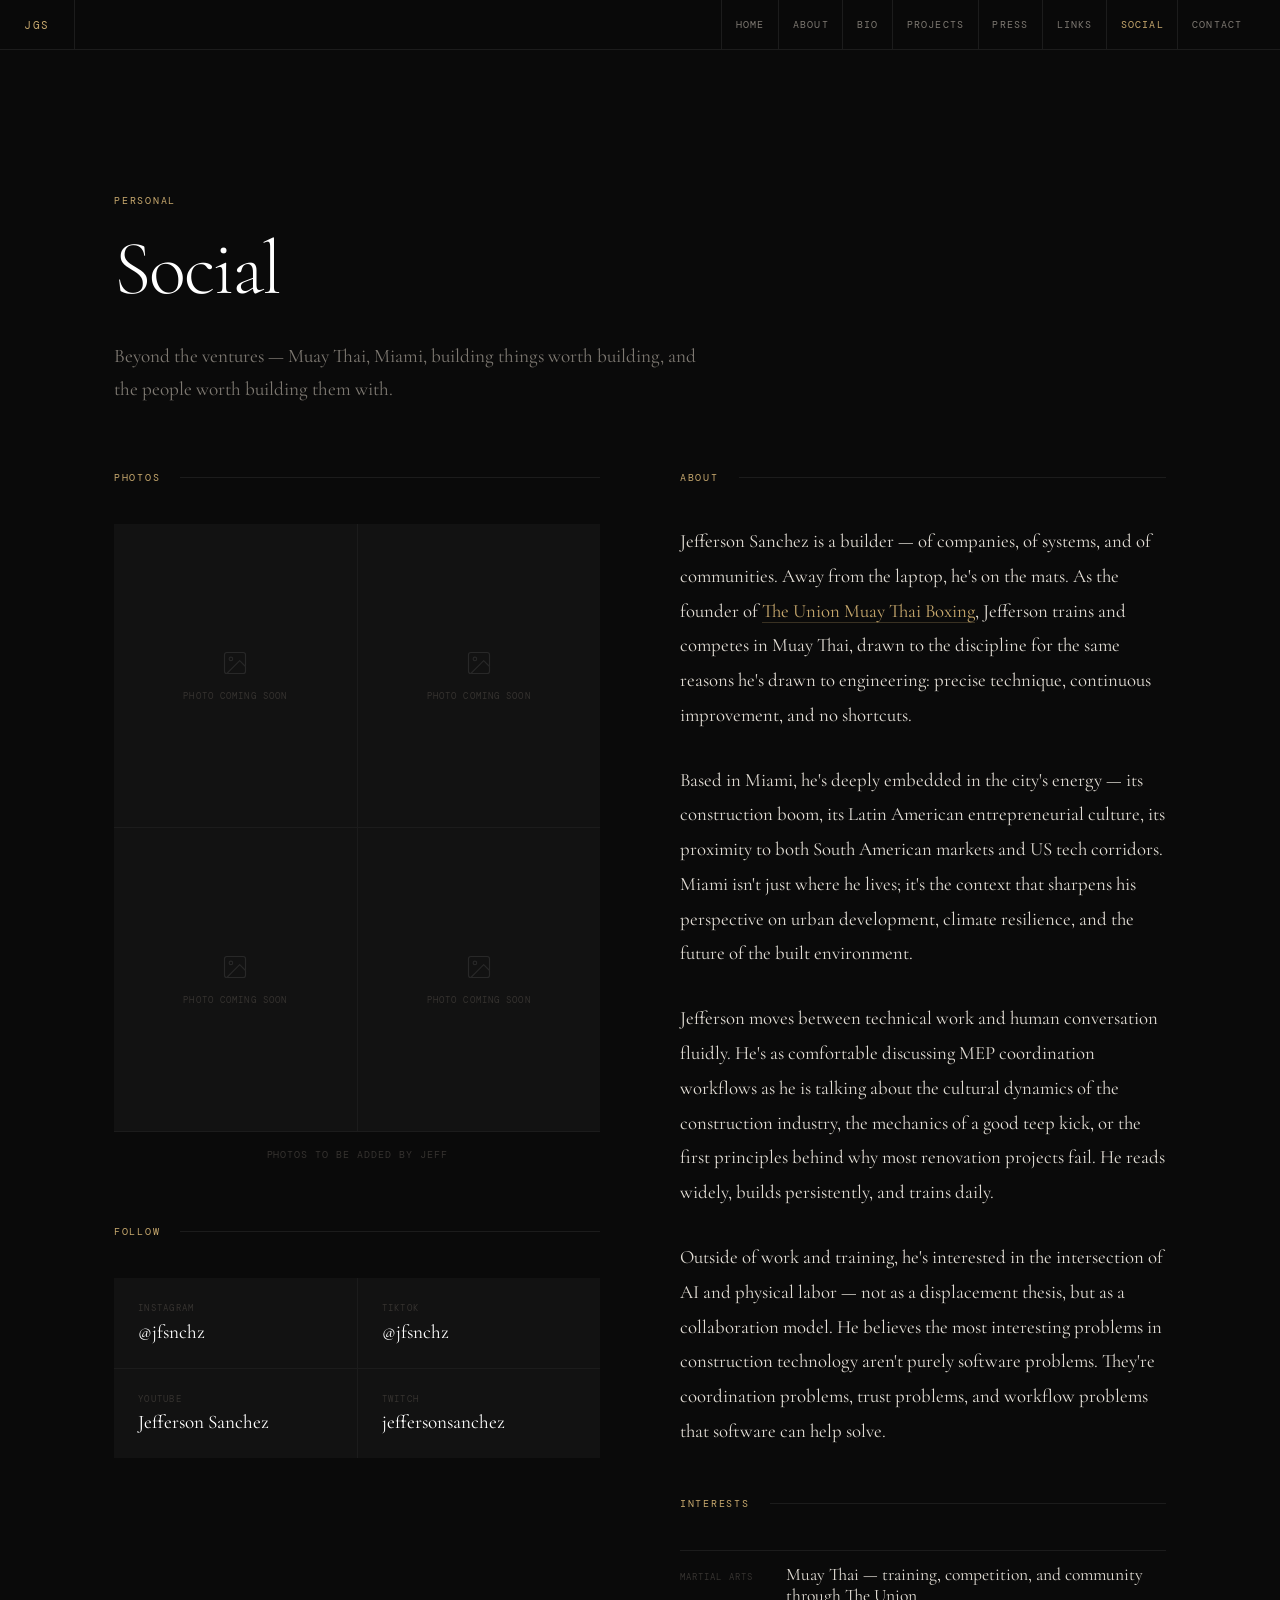
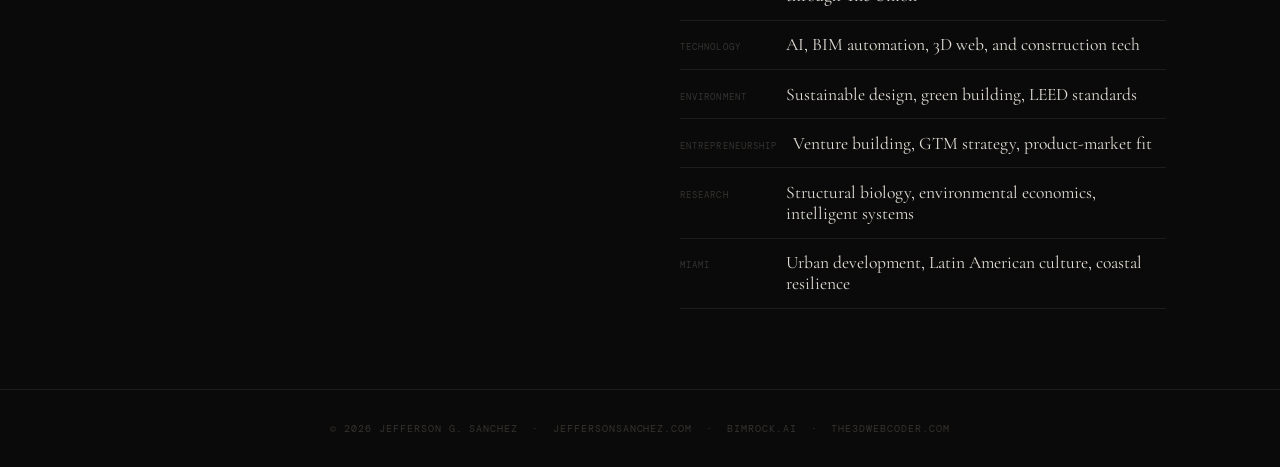
<file: social.html>
<!DOCTYPE html>
<html lang="en">
<head>
  <meta charset="UTF-8">
  <meta name="viewport" content="width=device-width, initial-scale=1.0">
  <title>Social — Jefferson G. Sanchez</title>
  <meta name="description" content="Personal and social profile for Jefferson G. Sanchez — interests, lifestyle, Muay Thai, and social media presence.">
  <meta property="og:title" content="Social — Jefferson G. Sanchez">
  <meta property="og:description" content="The personal side — interests, Muay Thai, Miami life, and where to follow along.">
  <meta property="og:type" content="profile">
  <meta property="og:url" content="https://jeffersonsanchez.com/social">
  <link rel="canonical" href="https://jeffersonsanchez.com/social">
  <link rel="stylesheet" href="styles.css">
  <style>
    .social-layout {
      display: grid;
      grid-template-columns: 1fr 1fr;
      gap: 5rem;
      align-items: start;
    }
    .social-links-grid {
      display: grid;
      grid-template-columns: 1fr 1fr;
      gap: 1px;
      background: var(--border);
      margin-top: 2.5rem;
    }
    .social-link-card {
      background: var(--bg-card);
      padding: 1.5rem;
      text-decoration: none;
      display: flex;
      flex-direction: column;
      gap: 0.4rem;
      transition: background 0.15s;
    }
    .social-link-card:hover { background: var(--bg-card-2); }
    .social-link-card:hover .social-link-card__handle { color: var(--accent); }
    .social-link-card__platform {
      font-family: 'DM Mono', monospace;
      font-size: 0.58rem;
      letter-spacing: 0.14em;
      text-transform: uppercase;
      color: var(--text-3);
    }
    .social-link-card__handle {
      font-size: 1.2rem;
      color: var(--white);
      line-height: 1.2;
      transition: color 0.15s;
    }
    .photo-note {
      font-family: 'DM Mono', monospace;
      font-size: 0.6rem;
      letter-spacing: 0.1em;
      text-transform: uppercase;
      color: var(--text-3);
      text-align: center;
      padding: 1rem;
      border-top: 1px solid var(--border);
    }
    .interest-list {
      list-style: none;
      display: flex;
      flex-direction: column;
      gap: 0;
    }
    .interest-list li {
      display: flex;
      align-items: baseline;
      gap: 1rem;
      padding: 0.85rem 0;
      border-bottom: 1px solid var(--border);
      font-size: 1.1rem;
      color: var(--text);
    }
    .interest-list li:first-child { border-top: 1px solid var(--border); }
    .interest-list li .interest-tag {
      font-family: 'DM Mono', monospace;
      font-size: 0.56rem;
      letter-spacing: 0.12em;
      text-transform: uppercase;
      color: var(--text-3);
      white-space: nowrap;
      min-width: 90px;
    }
    @media (max-width: 800px) {
      .social-layout { grid-template-columns: 1fr; gap: 3rem; }
      .social-links-grid { grid-template-columns: 1fr 1fr; }
    }
    @media (max-width: 420px) {
      .social-links-grid { grid-template-columns: 1fr; }
      .photo-grid { grid-template-columns: 1fr; }
    }
  </style>
</head>
<body>

  <nav class="nav">
    <div class="nav__inner">
      <a href="index.html" class="nav__logo">JGS</a>
      <div class="nav__links">
        <a href="index.html">Home</a>
        <a href="about.html">About</a>
        <a href="bio.html">Bio</a>
        <a href="projects.html">Projects</a>
        <a href="press.html">Press</a>
        <a href="links.html">Links</a>
        <a href="social.html">Social</a>
        <a href="contact.html">Contact</a>
      </div>
    </div>
  </nav>

  <main>
    <div class="container--wide">

      <header class="page-header anim-fade">
        <span class="eyebrow">Personal</span>
        <h1>Social</h1>
        <p class="lead">Beyond the ventures — Muay Thai, Miami, building things worth building, and the people worth building them with.</p>
      </header>

      <div class="social-layout">

        <!-- LEFT: PHOTOS + SOCIAL LINKS -->
        <div class="anim-fade anim-d1">
          <div class="section-label">Photos</div>

          <div class="photo-grid">
            <div class="photo-placeholder">
              <svg width="28" height="28" viewBox="0 0 24 24" fill="none" stroke="currentColor" stroke-width="1" stroke-linecap="round" stroke-linejoin="round"><rect x="3" y="3" width="18" height="18" rx="2"/><circle cx="8.5" cy="8.5" r="1.5"/><polyline points="21 15 16 10 5 21"/></svg>
              <span>Photo coming soon</span>
            </div>
            <div class="photo-placeholder">
              <svg width="28" height="28" viewBox="0 0 24 24" fill="none" stroke="currentColor" stroke-width="1" stroke-linecap="round" stroke-linejoin="round"><rect x="3" y="3" width="18" height="18" rx="2"/><circle cx="8.5" cy="8.5" r="1.5"/><polyline points="21 15 16 10 5 21"/></svg>
              <span>Photo coming soon</span>
            </div>
            <div class="photo-placeholder">
              <svg width="28" height="28" viewBox="0 0 24 24" fill="none" stroke="currentColor" stroke-width="1" stroke-linecap="round" stroke-linejoin="round"><rect x="3" y="3" width="18" height="18" rx="2"/><circle cx="8.5" cy="8.5" r="1.5"/><polyline points="21 15 16 10 5 21"/></svg>
              <span>Photo coming soon</span>
            </div>
            <div class="photo-placeholder">
              <svg width="28" height="28" viewBox="0 0 24 24" fill="none" stroke="currentColor" stroke-width="1" stroke-linecap="round" stroke-linejoin="round"><rect x="3" y="3" width="18" height="18" rx="2"/><circle cx="8.5" cy="8.5" r="1.5"/><polyline points="21 15 16 10 5 21"/></svg>
              <span>Photo coming soon</span>
            </div>
          </div>
          <p class="photo-note">Photos to be added by Jeff</p>

          <div class="section-label" style="margin-top:3rem">Follow</div>
          <div class="social-links-grid">
            <a href="https://instagram.com/jfsnchz" target="_blank" rel="noopener" class="social-link-card">
              <span class="social-link-card__platform">Instagram</span>
              <span class="social-link-card__handle">@jfsnchz</span>
            </a>
            <a href="https://tiktok.com/@jfsnchz" target="_blank" rel="noopener" class="social-link-card">
              <span class="social-link-card__platform">TikTok</span>
              <span class="social-link-card__handle">@jfsnchz</span>
            </a>
            <a href="https://youtube.com/@jeffersonsanchez" target="_blank" rel="noopener" class="social-link-card">
              <span class="social-link-card__platform">YouTube</span>
              <span class="social-link-card__handle">Jefferson Sanchez</span>
            </a>
            <a href="https://twitch.tv/jeffersonsanchez" target="_blank" rel="noopener" class="social-link-card">
              <span class="social-link-card__platform">Twitch</span>
              <span class="social-link-card__handle">jeffersonsanchez</span>
            </a>
          </div>
        </div>

        <!-- RIGHT: PERSONAL BIO -->
        <div class="anim-fade anim-d2">
          <div class="section-label">About</div>

          <div class="prose" style="margin-bottom:3rem">
            <p>
              Jefferson Sanchez is a builder — of companies, of systems, and of communities. Away from the laptop, he's on the mats. As the founder of <a href="https://theunionmuaythaiboxing.com" target="_blank" rel="noopener">The Union Muay Thai Boxing</a>, Jefferson trains and competes in Muay Thai, drawn to the discipline for the same reasons he's drawn to engineering: precise technique, continuous improvement, and no shortcuts.
            </p>
            <p>
              Based in Miami, he's deeply embedded in the city's energy — its construction boom, its Latin American entrepreneurial culture, its proximity to both South American markets and US tech corridors. Miami isn't just where he lives; it's the context that sharpens his perspective on urban development, climate resilience, and the future of the built environment.
            </p>
            <p>
              Jefferson moves between technical work and human conversation fluidly. He's as comfortable discussing MEP coordination workflows as he is talking about the cultural dynamics of the construction industry, the mechanics of a good teep kick, or the first principles behind why most renovation projects fail. He reads widely, builds persistently, and trains daily.
            </p>
            <p>
              Outside of work and training, he's interested in the intersection of AI and physical labor — not as a displacement thesis, but as a collaboration model. He believes the most interesting problems in construction technology aren't purely software problems. They're coordination problems, trust problems, and workflow problems that software can help solve.
            </p>
          </div>

          <div class="section-label">Interests</div>
          <ul class="interest-list">
            <li>
              <span class="interest-tag">Martial Arts</span>
              Muay Thai — training, competition, and community through The Union
            </li>
            <li>
              <span class="interest-tag">Technology</span>
              AI, BIM automation, 3D web, and construction tech
            </li>
            <li>
              <span class="interest-tag">Environment</span>
              Sustainable design, green building, LEED standards
            </li>
            <li>
              <span class="interest-tag">Entrepreneurship</span>
              Venture building, GTM strategy, product-market fit
            </li>
            <li>
              <span class="interest-tag">Research</span>
              Structural biology, environmental economics, intelligent systems
            </li>
            <li>
              <span class="interest-tag">Miami</span>
              Urban development, Latin American culture, coastal resilience
            </li>
          </ul>
        </div>

      </div>
    </div>
  </main>

  <footer class="footer">
    <div class="footer__inner">
      <p>© 2026 Jefferson G. Sanchez &nbsp;·&nbsp; <a href="https://jeffersonsanchez.com">jeffersonsanchez.com</a> &nbsp;·&nbsp; <a href="https://bimrock.ai" target="_blank" rel="noopener">bimrock.ai</a> &nbsp;·&nbsp; <a href="https://the3dwebcoder.com" target="_blank" rel="noopener">the3dwebcoder.com</a></p>
    </div>
  </footer>

  <script>
    const p = location.pathname.split('/').pop() || 'index.html';
    document.querySelectorAll('.nav__links a').forEach(a => {
      if (a.getAttribute('href') === p) a.setAttribute('aria-current', 'page');
    });
  </script>

</body>
</html>
</file>
<file: styles.css>
/* ============================================================
   jeffersonsanchez.com — shared stylesheet
   Cormorant Garamond + DM Mono · Dark · Gold #c8a96e
   ============================================================ */

@import url('https://fonts.googleapis.com/css2?family=Cormorant+Garamond:ital,wght@0,300;0,400;0,500;0,600;1,300;1,400;1,500&family=DM+Mono:wght@300;400;500&display=swap');

/* ─── TOKENS ───────────────────────────────────────────── */

:root {
  --bg:          #0a0a0a;
  --bg-2:        #0f0f0f;
  --bg-card:     #121212;
  --bg-card-2:   #161616;
  --border:      #1c1c1c;
  --border-2:    #282828;
  --text:        #e2ddd5;
  --text-2:      #7e7972;
  --text-3:      #363330;
  --accent:      #c8a96e;
  --accent-low:  rgba(200,169,110,0.10);
  --accent-mid:  rgba(200,169,110,0.25);
  --white:       #ffffff;
}

/* ─── RESET ──────────────────────────────────────────────── */

*, *::before, *::after { box-sizing: border-box; margin: 0; padding: 0; }
html { scroll-behavior: smooth; }
body {
  background: var(--bg);
  color: var(--text);
  font-family: 'Cormorant Garamond', Georgia, serif;
  min-height: 100vh;
  display: flex;
  flex-direction: column;
  -webkit-font-smoothing: antialiased;
  -moz-osx-font-smoothing: grayscale;
}
img, video { max-width: 100%; display: block; }

/* ─── NAVIGATION ─────────────────────────────────────────── */

.nav {
  position: fixed;
  inset: 0 0 auto 0;
  z-index: 100;
  height: 50px;
  background: rgba(10,10,10,0.93);
  border-bottom: 1px solid var(--border);
  backdrop-filter: blur(18px);
  -webkit-backdrop-filter: blur(18px);
  display: flex;
  align-items: stretch;
}

.nav__inner {
  width: 100%;
  max-width: 1300px;
  margin: 0 auto;
  padding: 0 1.5rem;
  display: flex;
  align-items: stretch;
  gap: 0;
}

.nav__logo {
  font-family: 'DM Mono', monospace;
  font-size: 0.68rem;
  letter-spacing: 0.16em;
  text-transform: uppercase;
  color: var(--accent);
  text-decoration: none;
  white-space: nowrap;
  flex-shrink: 0;
  display: flex;
  align-items: center;
  padding-right: 1.5rem;
  border-right: 1px solid var(--border);
}

.nav__links {
  display: flex;
  overflow-x: auto;
  scrollbar-width: none;
  -ms-overflow-style: none;
  margin-left: auto;
}
.nav__links::-webkit-scrollbar { display: none; }

.nav__links a {
  font-family: 'DM Mono', monospace;
  font-size: 0.62rem;
  letter-spacing: 0.12em;
  text-transform: uppercase;
  color: var(--text-2);
  text-decoration: none;
  padding: 0 0.85rem;
  white-space: nowrap;
  border-left: 1px solid var(--border);
  display: flex;
  align-items: center;
  transition: color 0.15s;
}
.nav__links a:hover,
.nav__links a[aria-current="page"] { color: var(--accent); }

/* ─── MAIN ───────────────────────────────────────────────── */

main { flex: 1; padding-top: 50px; }

/* ─── FOOTER ─────────────────────────────────────────────── */

.footer {
  border-top: 1px solid var(--border);
  padding: 2rem 1.5rem;
  margin-top: auto;
}
.footer__inner {
  max-width: 1300px;
  margin: 0 auto;
  display: flex;
  align-items: center;
  justify-content: center;
  flex-wrap: wrap;
  gap: 0.5rem;
}
.footer p {
  font-family: 'DM Mono', monospace;
  font-size: 0.6rem;
  letter-spacing: 0.1em;
  text-transform: uppercase;
  color: var(--text-3);
  text-align: center;
}
.footer a {
  color: var(--text-3);
  text-decoration: none;
  transition: color 0.15s;
}
.footer a:hover { color: var(--accent); }

/* ─── LAYOUT ─────────────────────────────────────────────── */

.container {
  max-width: 860px;
  margin: 0 auto;
  padding: 5rem 1.5rem 6rem;
}
.container--wide {
  max-width: 1100px;
  margin: 0 auto;
  padding: 4rem 1.5rem 5rem;
}

/* ─── EYEBROW / SECTION LABEL ────────────────────────────── */

.eyebrow {
  font-family: 'DM Mono', monospace;
  font-size: 0.62rem;
  letter-spacing: 0.18em;
  text-transform: uppercase;
  color: var(--accent);
  display: block;
}

.section-label {
  font-family: 'DM Mono', monospace;
  font-size: 0.6rem;
  letter-spacing: 0.18em;
  text-transform: uppercase;
  color: var(--accent);
  display: flex;
  align-items: center;
  gap: 1.25rem;
  margin-bottom: 2.5rem;
}
.section-label::after {
  content: '';
  flex: 1;
  height: 1px;
  background: var(--border);
}

/* ─── PAGE HEADER ────────────────────────────────────────── */

.page-header {
  padding: 5rem 0 4rem;
}
.page-header .eyebrow { margin-bottom: 1.5rem; }
.page-header h1 {
  font-size: clamp(2.75rem, 6vw, 5.5rem);
  font-weight: 300;
  line-height: 1.0;
  color: var(--white);
  letter-spacing: -0.025em;
  margin-bottom: 2rem;
}
.page-header .lead {
  font-size: 1.2rem;
  line-height: 1.75;
  color: var(--text-2);
  max-width: 600px;
}

/* ─── PROSE ──────────────────────────────────────────────── */

.prose {
  font-size: 1.175rem;
  line-height: 1.85;
  color: var(--text);
}
.prose p { margin-bottom: 1.6em; }
.prose p:last-child { margin-bottom: 0; }
.prose h2 {
  font-size: 2.1rem;
  font-weight: 400;
  color: var(--white);
  letter-spacing: -0.02em;
  margin: 3.5rem 0 1.25rem;
  padding-top: 1rem;
  border-top: 1px solid var(--border);
}
.prose h3 {
  font-family: 'DM Mono', monospace;
  font-size: 0.68rem;
  letter-spacing: 0.15em;
  text-transform: uppercase;
  color: var(--accent);
  margin: 2.5rem 0 1rem;
}
.prose a {
  color: var(--accent);
  text-decoration: none;
  border-bottom: 1px solid var(--accent-mid);
  transition: border-color 0.15s;
}
.prose a:hover { border-color: var(--accent); }
.prose ul {
  list-style: none;
  margin-bottom: 1.6em;
  padding-left: 0;
}
.prose ul li {
  padding-left: 1.75em;
  position: relative;
  margin-bottom: 0.6em;
}
.prose ul li::before {
  content: '—';
  position: absolute;
  left: 0;
  color: var(--accent);
}
.prose cite {
  display: block;
  font-style: italic;
  font-size: 1rem;
  color: var(--text-2);
  margin-top: 1em;
  padding-left: 1em;
  border-left: 2px solid var(--border-2);
}

/* ─── CARD ───────────────────────────────────────────────── */

.card {
  background: var(--bg-card);
  border: 1px solid var(--border);
  padding: 2rem;
  transition: border-color 0.2s, background 0.2s;
}
.card:hover { border-color: var(--border-2); background: var(--bg-card-2); }
.card .eyebrow { margin-bottom: 0.85rem; }
.card h2, .card h3 {
  font-size: 1.6rem;
  font-weight: 400;
  color: var(--white);
  margin-bottom: 0.75rem;
  line-height: 1.2;
}
.card p {
  font-size: 1.05rem;
  color: var(--text-2);
  line-height: 1.68;
}
.card .card-link {
  display: inline-flex;
  align-items: center;
  gap: 0.4rem;
  margin-top: 1.25rem;
  font-family: 'DM Mono', monospace;
  font-size: 0.62rem;
  letter-spacing: 0.12em;
  text-transform: uppercase;
  color: var(--accent);
  text-decoration: none;
  border-bottom: 1px solid var(--accent-mid);
  padding-bottom: 1px;
  transition: border-color 0.15s;
}
.card .card-link:hover { border-color: var(--accent); }

/* ─── BADGE ──────────────────────────────────────────────── */

.badge {
  display: inline-block;
  font-family: 'DM Mono', monospace;
  font-size: 0.56rem;
  letter-spacing: 0.12em;
  text-transform: uppercase;
  padding: 0.2rem 0.55rem;
  border: 1px solid;
}
.badge--active { color: var(--accent); border-color: var(--accent-mid); background: var(--accent-low); }
.badge--past { color: var(--text-3); border-color: var(--border); }

/* ─── LINK LIST ──────────────────────────────────────────── */

.link-list { list-style: none; }
.link-list li { border-bottom: 1px solid var(--border); }
.link-list li:first-child { border-top: 1px solid var(--border); }
.link-list a {
  display: flex;
  align-items: center;
  gap: 1rem;
  padding: 0.85rem 0;
  text-decoration: none;
  transition: color 0.15s;
}
.link-list a:hover .link-name { color: var(--accent); }
.link-list a:hover .link-arrow { opacity: 1; color: var(--accent); }
.link-name {
  font-size: 1.1rem;
  color: var(--text);
  flex: 1;
  transition: color 0.15s;
}
.link-url {
  font-family: 'DM Mono', monospace;
  font-size: 0.6rem;
  letter-spacing: 0.06em;
  color: var(--text-3);
  overflow: hidden;
  text-overflow: ellipsis;
  white-space: nowrap;
  max-width: 260px;
}
.link-arrow {
  font-size: 0.85rem;
  color: var(--text-3);
  opacity: 0;
  transition: opacity 0.15s, color 0.15s;
  flex-shrink: 0;
}

/* ─── PHOTO PLACEHOLDER ──────────────────────────────────── */

.photo-grid {
  display: grid;
  grid-template-columns: repeat(2, 1fr);
  gap: 1px;
  background: var(--border);
}
.photo-placeholder {
  background: var(--bg-card);
  aspect-ratio: 4 / 5;
  display: flex;
  flex-direction: column;
  align-items: center;
  justify-content: center;
  gap: 0.85rem;
}
.photo-placeholder svg { color: var(--border-2); }
.photo-placeholder span {
  font-family: 'DM Mono', monospace;
  font-size: 0.58rem;
  letter-spacing: 0.12em;
  text-transform: uppercase;
  color: var(--text-3);
}

/* ─── PRESS ITEM ─────────────────────────────────────────── */

.press-item {
  padding: 2.25rem 0;
  border-bottom: 1px solid var(--border);
}
.press-item:first-of-type { border-top: 1px solid var(--border); }
.press-item__meta {
  display: flex;
  align-items: center;
  gap: 1rem;
  margin-bottom: 0.85rem;
}
.press-item__source {
  font-family: 'DM Mono', monospace;
  font-size: 0.6rem;
  letter-spacing: 0.14em;
  text-transform: uppercase;
  color: var(--accent);
}
.press-item__type,
.press-item__date {
  font-family: 'DM Mono', monospace;
  font-size: 0.6rem;
  letter-spacing: 0.08em;
  color: var(--text-3);
}
.press-item__title {
  font-size: 1.55rem;
  font-weight: 400;
  color: var(--white);
  line-height: 1.25;
  margin-bottom: 0.65rem;
}
.press-item__desc {
  font-size: 1.05rem;
  color: var(--text-2);
  line-height: 1.68;
  margin-bottom: 1.1rem;
  max-width: 700px;
}
.press-item__link {
  font-family: 'DM Mono', monospace;
  font-size: 0.6rem;
  letter-spacing: 0.1em;
  text-transform: uppercase;
  color: var(--accent);
  text-decoration: none;
  border-bottom: 1px solid var(--accent-mid);
  padding-bottom: 1px;
  transition: border-color 0.15s;
}
.press-item__link:hover { border-color: var(--accent); }

/* ─── TIMELINE ───────────────────────────────────────────── */

.timeline { list-style: none; }
.timeline-item {
  display: grid;
  grid-template-columns: 120px 1fr;
  gap: 2rem;
  padding: 2rem 0;
  border-bottom: 1px solid var(--border);
}
.timeline-item:first-child { border-top: 1px solid var(--border); }
.timeline-item__date {
  font-family: 'DM Mono', monospace;
  font-size: 0.64rem;
  letter-spacing: 0.1em;
  color: var(--text-3);
  padding-top: 0.25rem;
}
.timeline-item__title {
  font-size: 1.3rem;
  font-weight: 400;
  color: var(--white);
  margin-bottom: 0.4rem;
  line-height: 1.2;
}
.timeline-item__body {
  font-size: 1rem;
  color: var(--text-2);
  line-height: 1.65;
}

/* ─── ANIMATIONS ─────────────────────────────────────────── */

@keyframes fadeUp {
  from { opacity: 0; transform: translateY(14px); }
  to   { opacity: 1; transform: translateY(0); }
}
.anim-fade { animation: fadeUp 0.55s ease both; }
.anim-d1 { animation-delay: 0.08s; }
.anim-d2 { animation-delay: 0.16s; }
.anim-d3 { animation-delay: 0.24s; }
.anim-d4 { animation-delay: 0.32s; }
.anim-d5 { animation-delay: 0.40s; }
.anim-d6 { animation-delay: 0.48s; }
.anim-d7 { animation-delay: 0.56s; }

/* ─── RESPONSIVE ─────────────────────────────────────────── */

@media (max-width: 768px) {
  .container, .container--wide { padding: 3.5rem 1.25rem 4.5rem; }
  .page-header h1 { font-size: 2.5rem; }
  .link-url { display: none; }
  .timeline-item { grid-template-columns: 1fr; gap: 0.5rem; }
}
</file>
